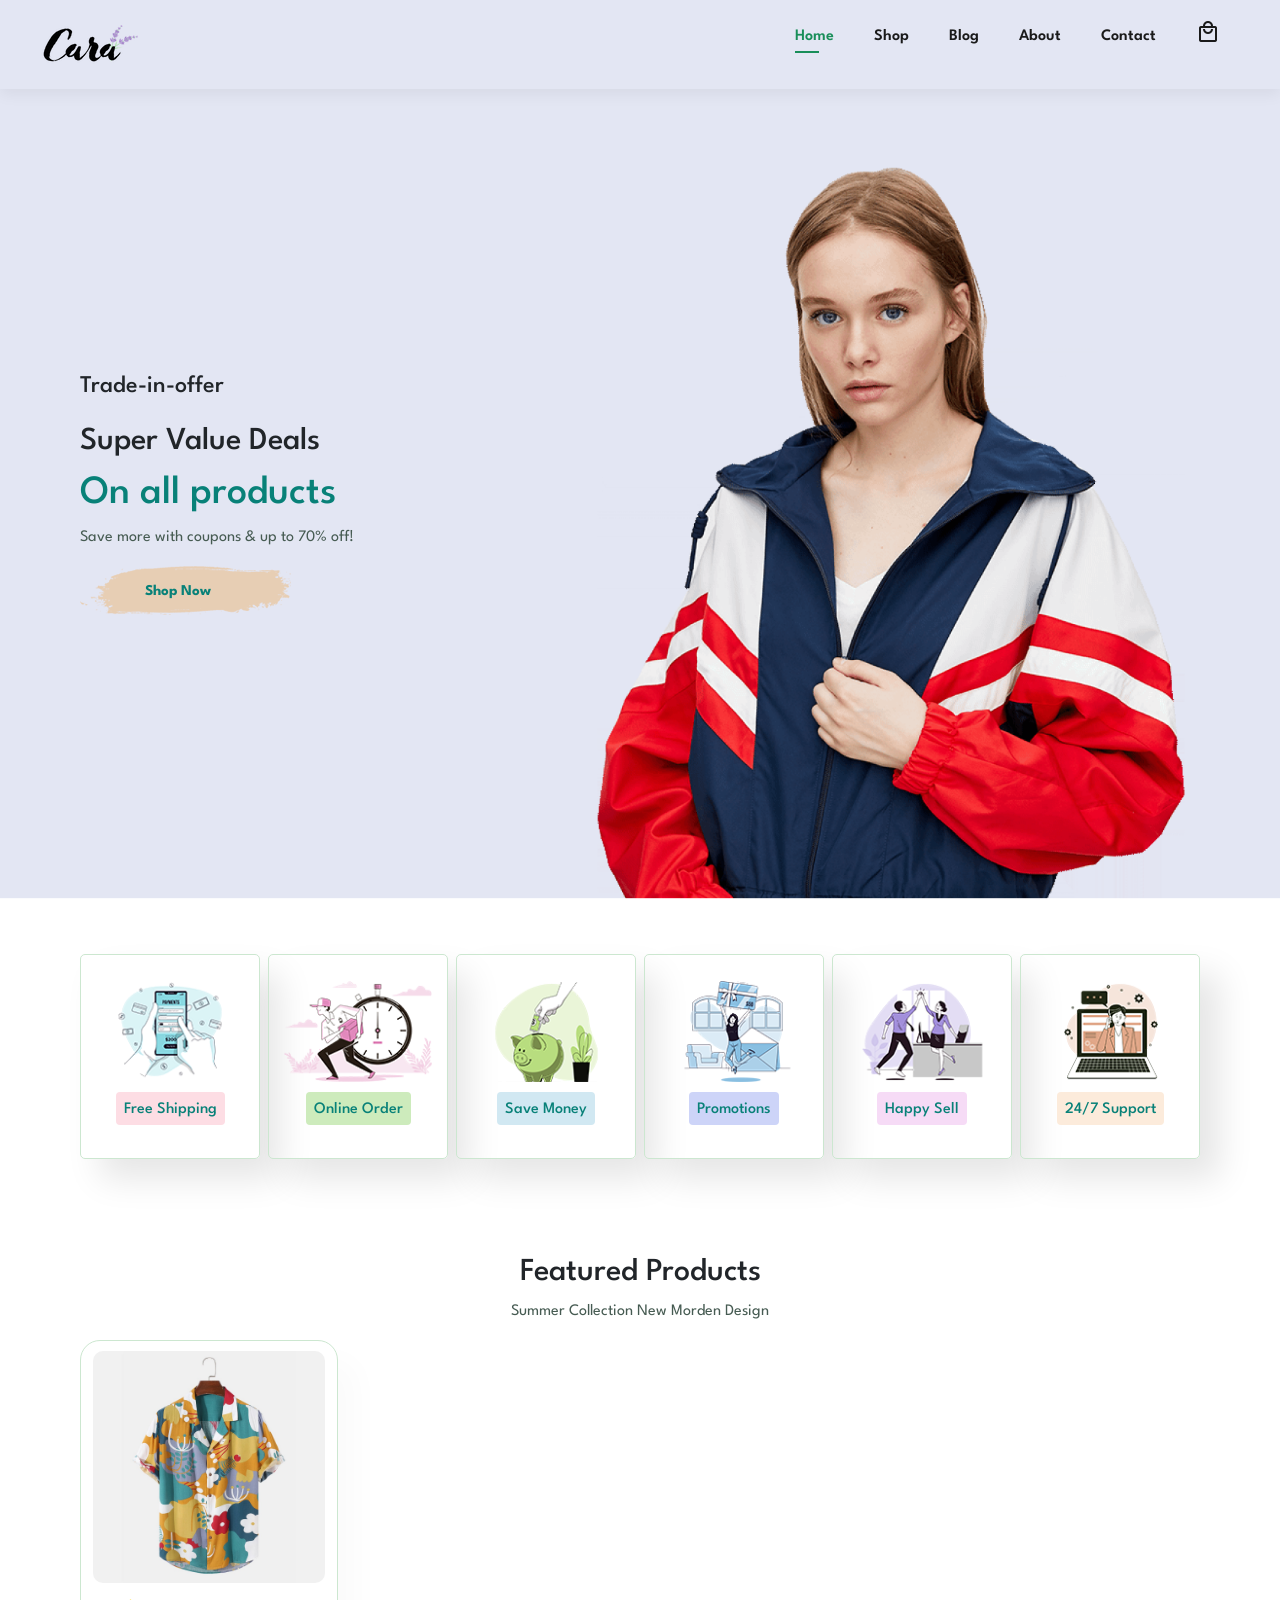
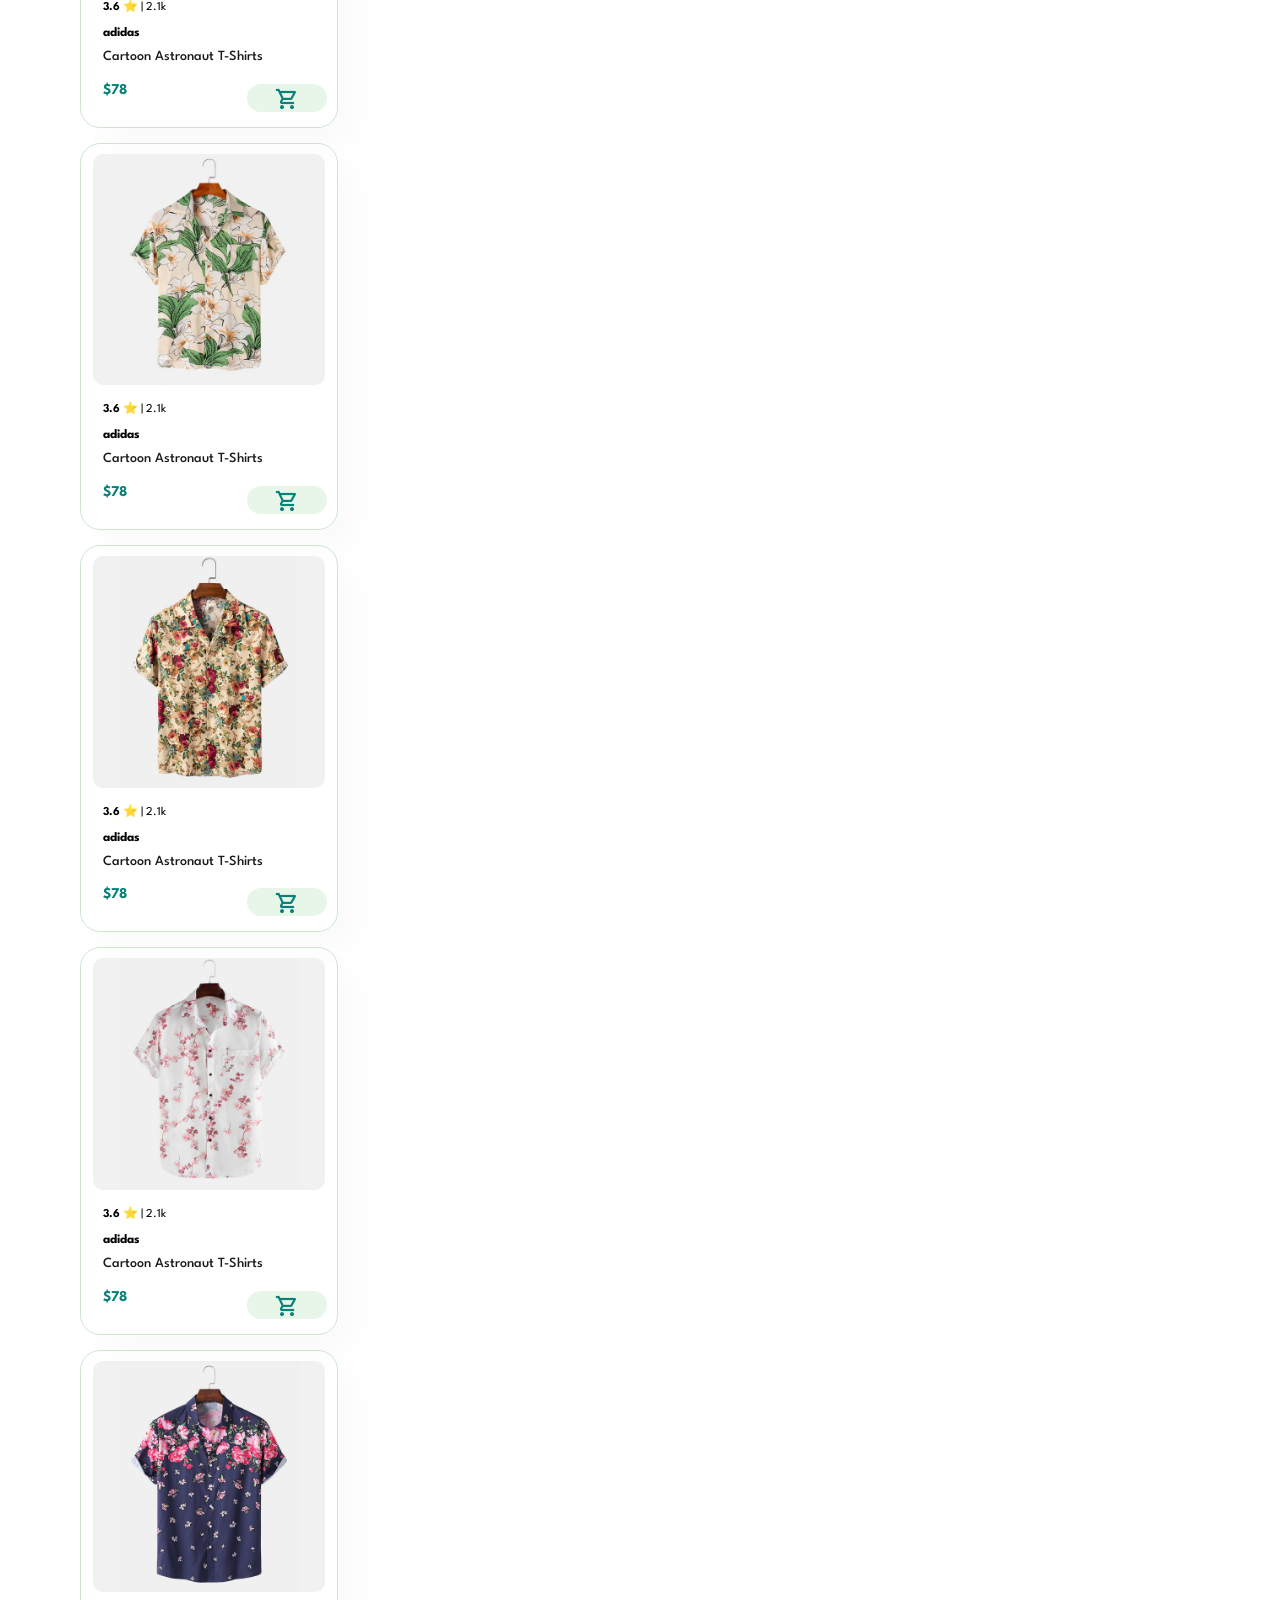
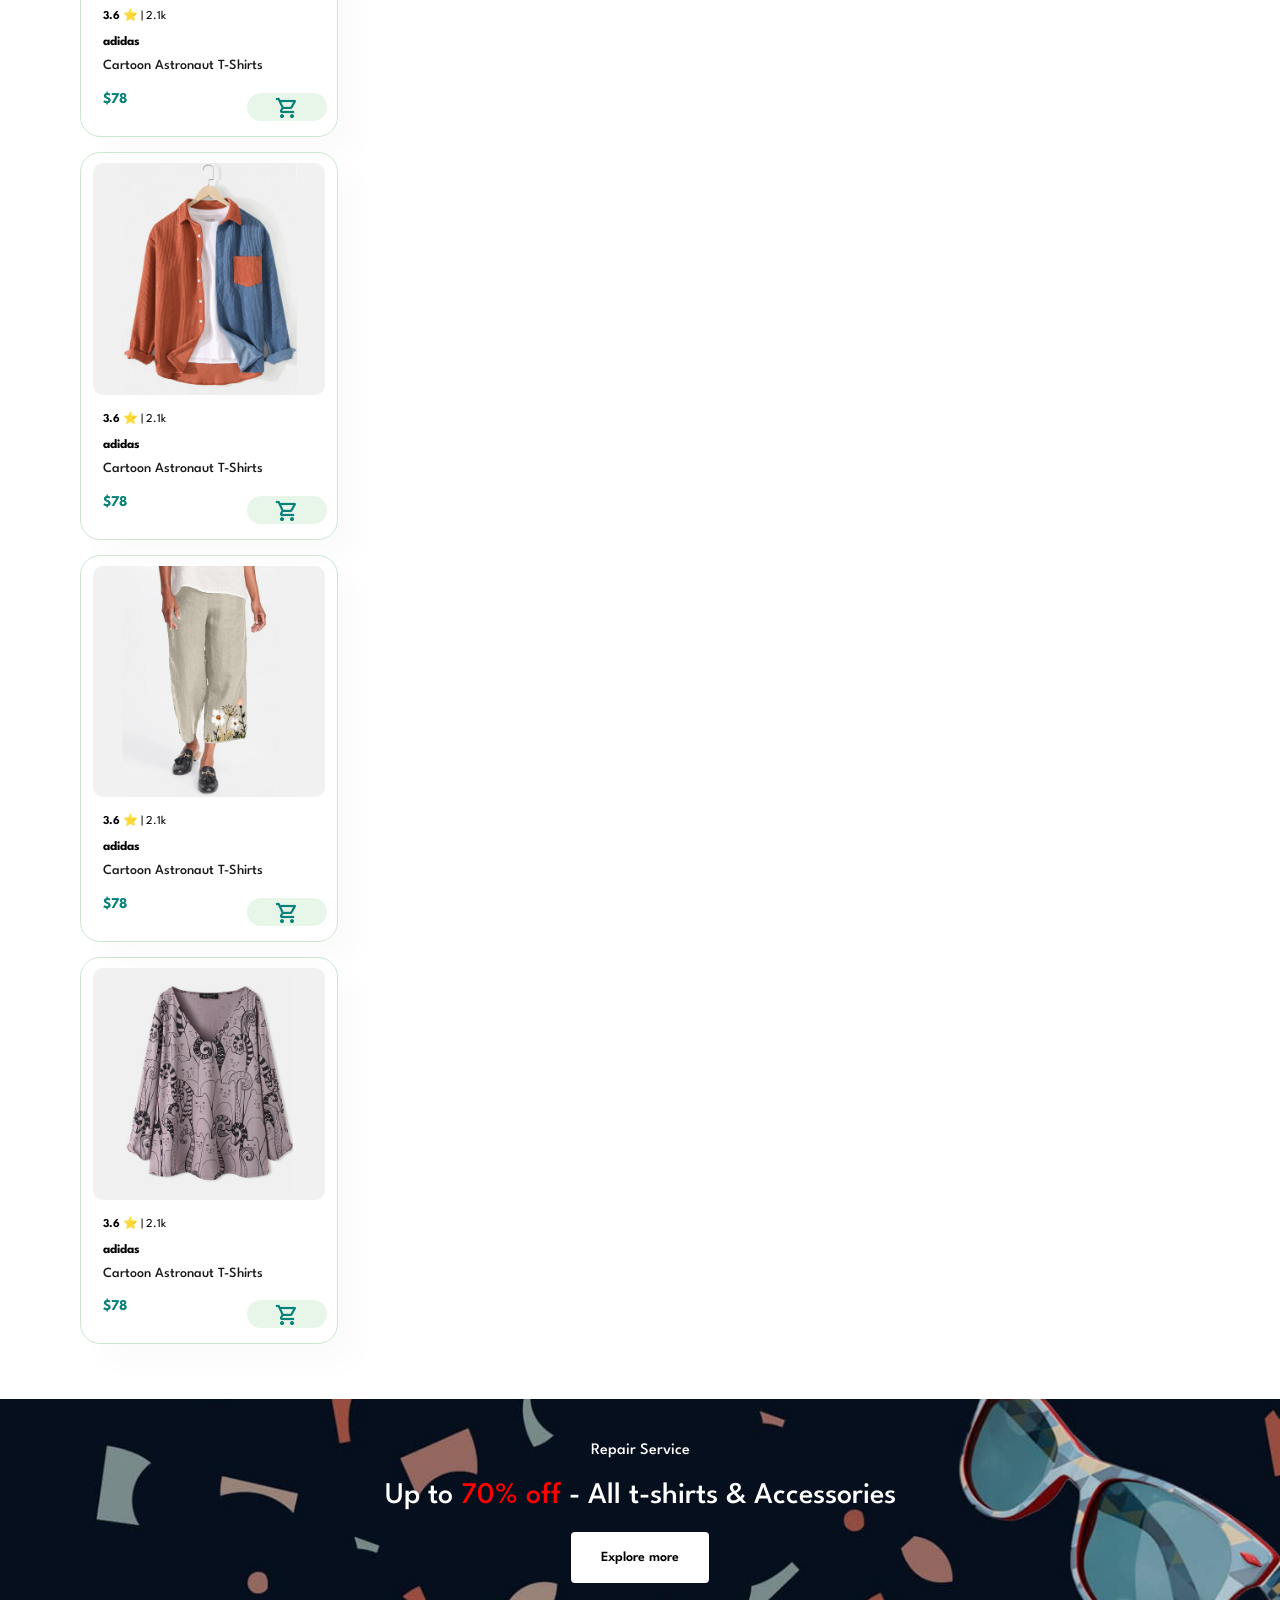
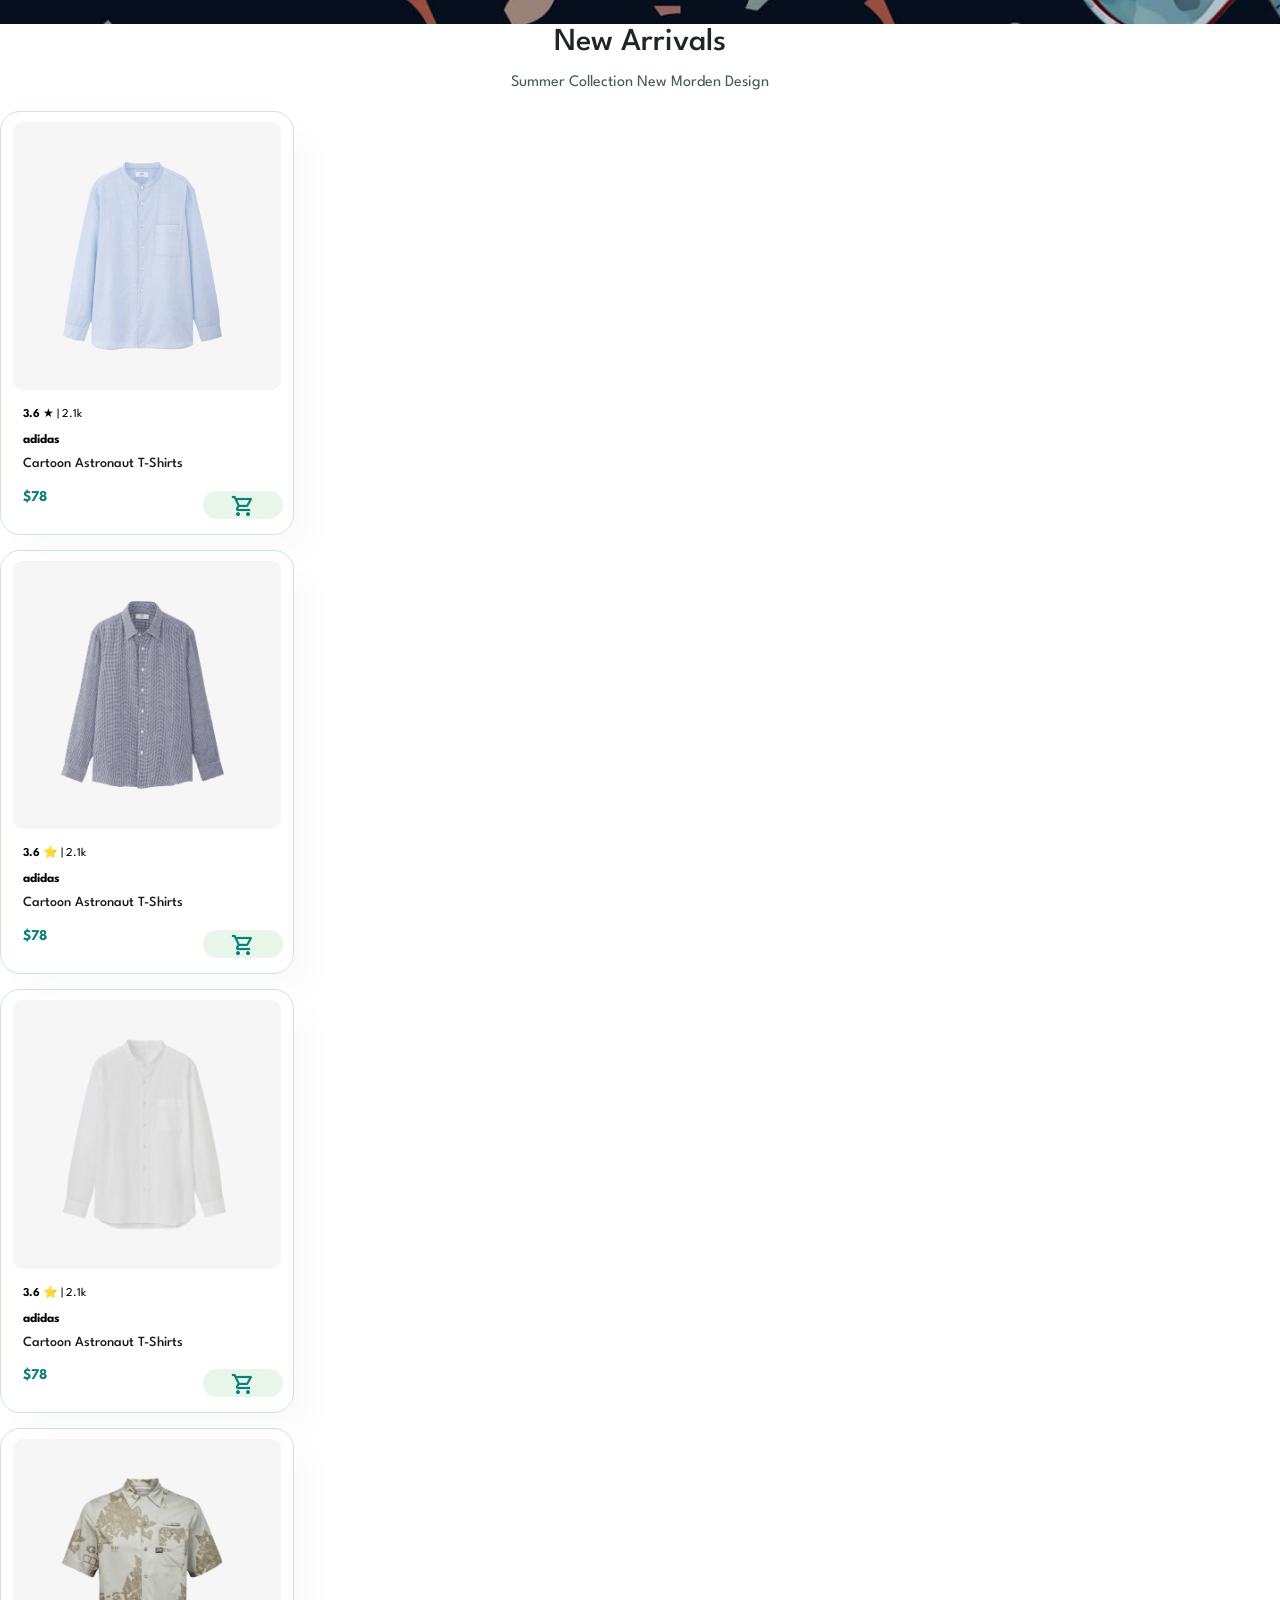
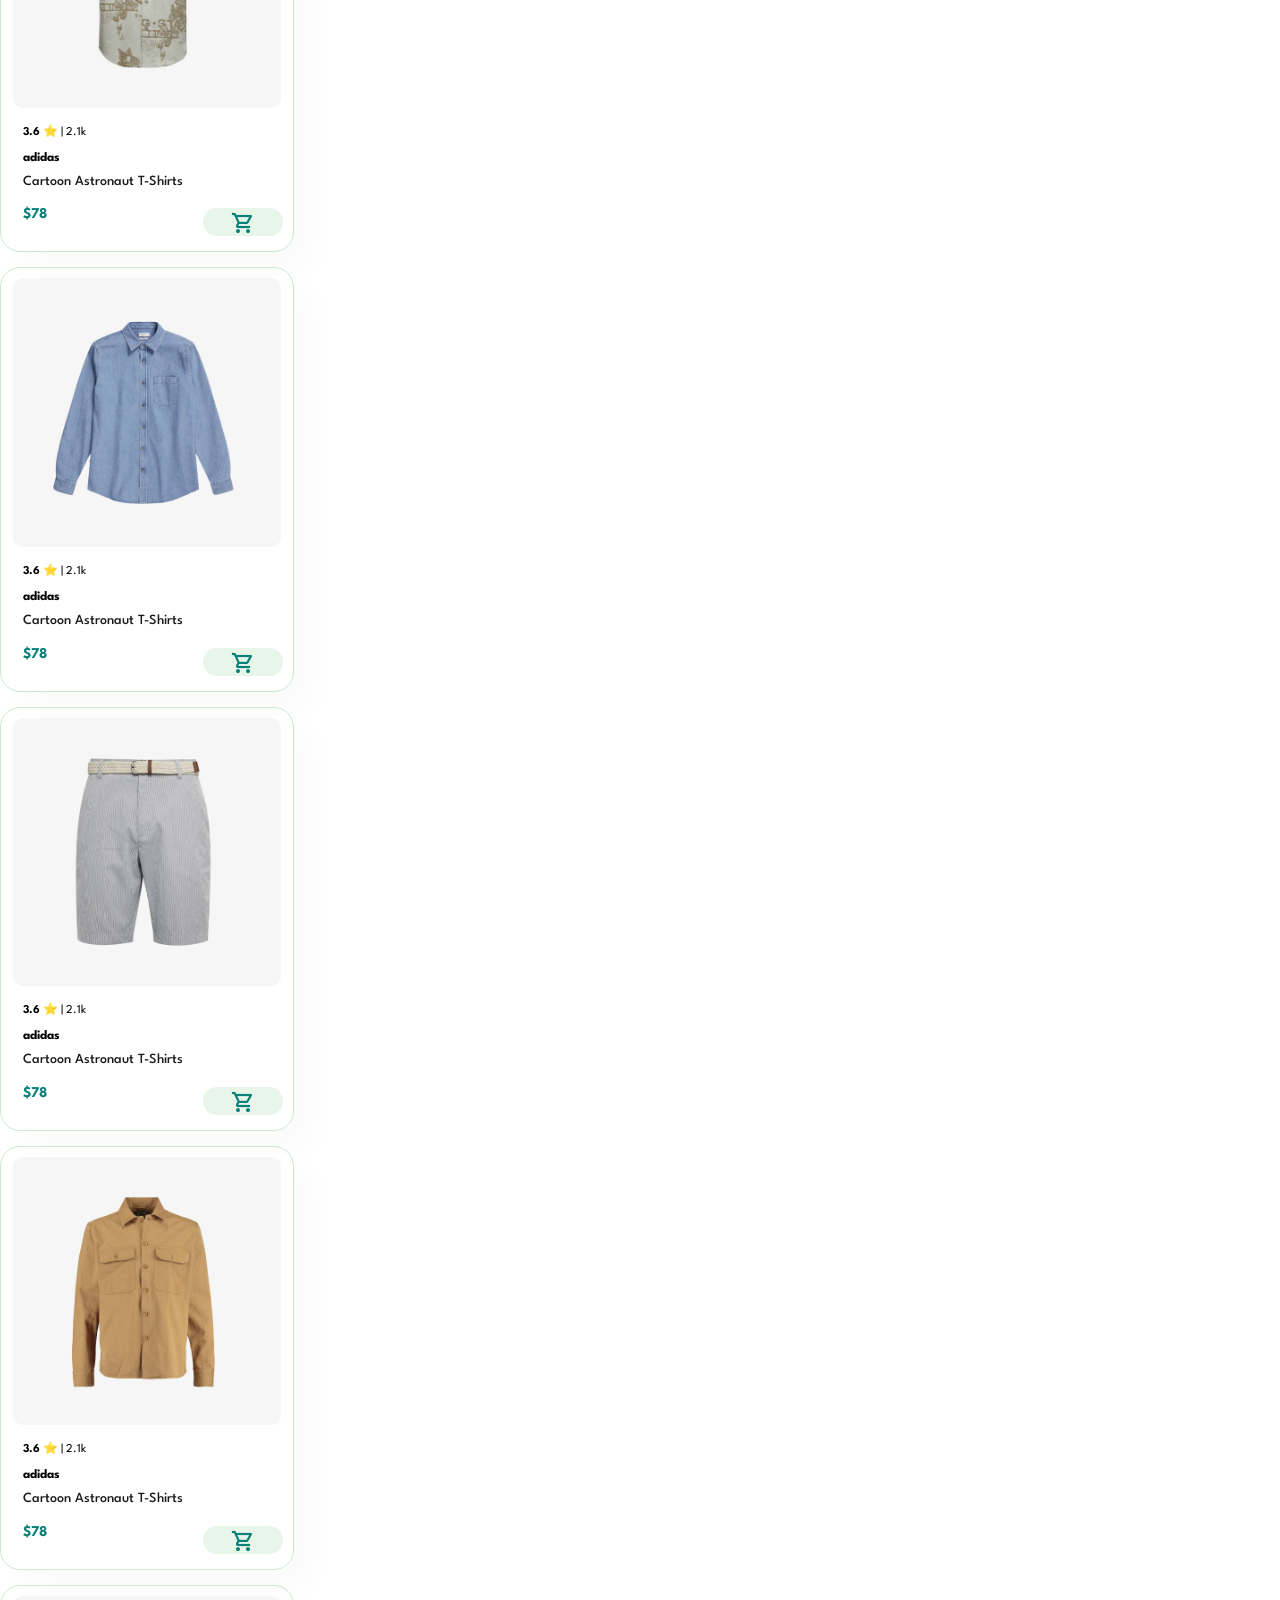
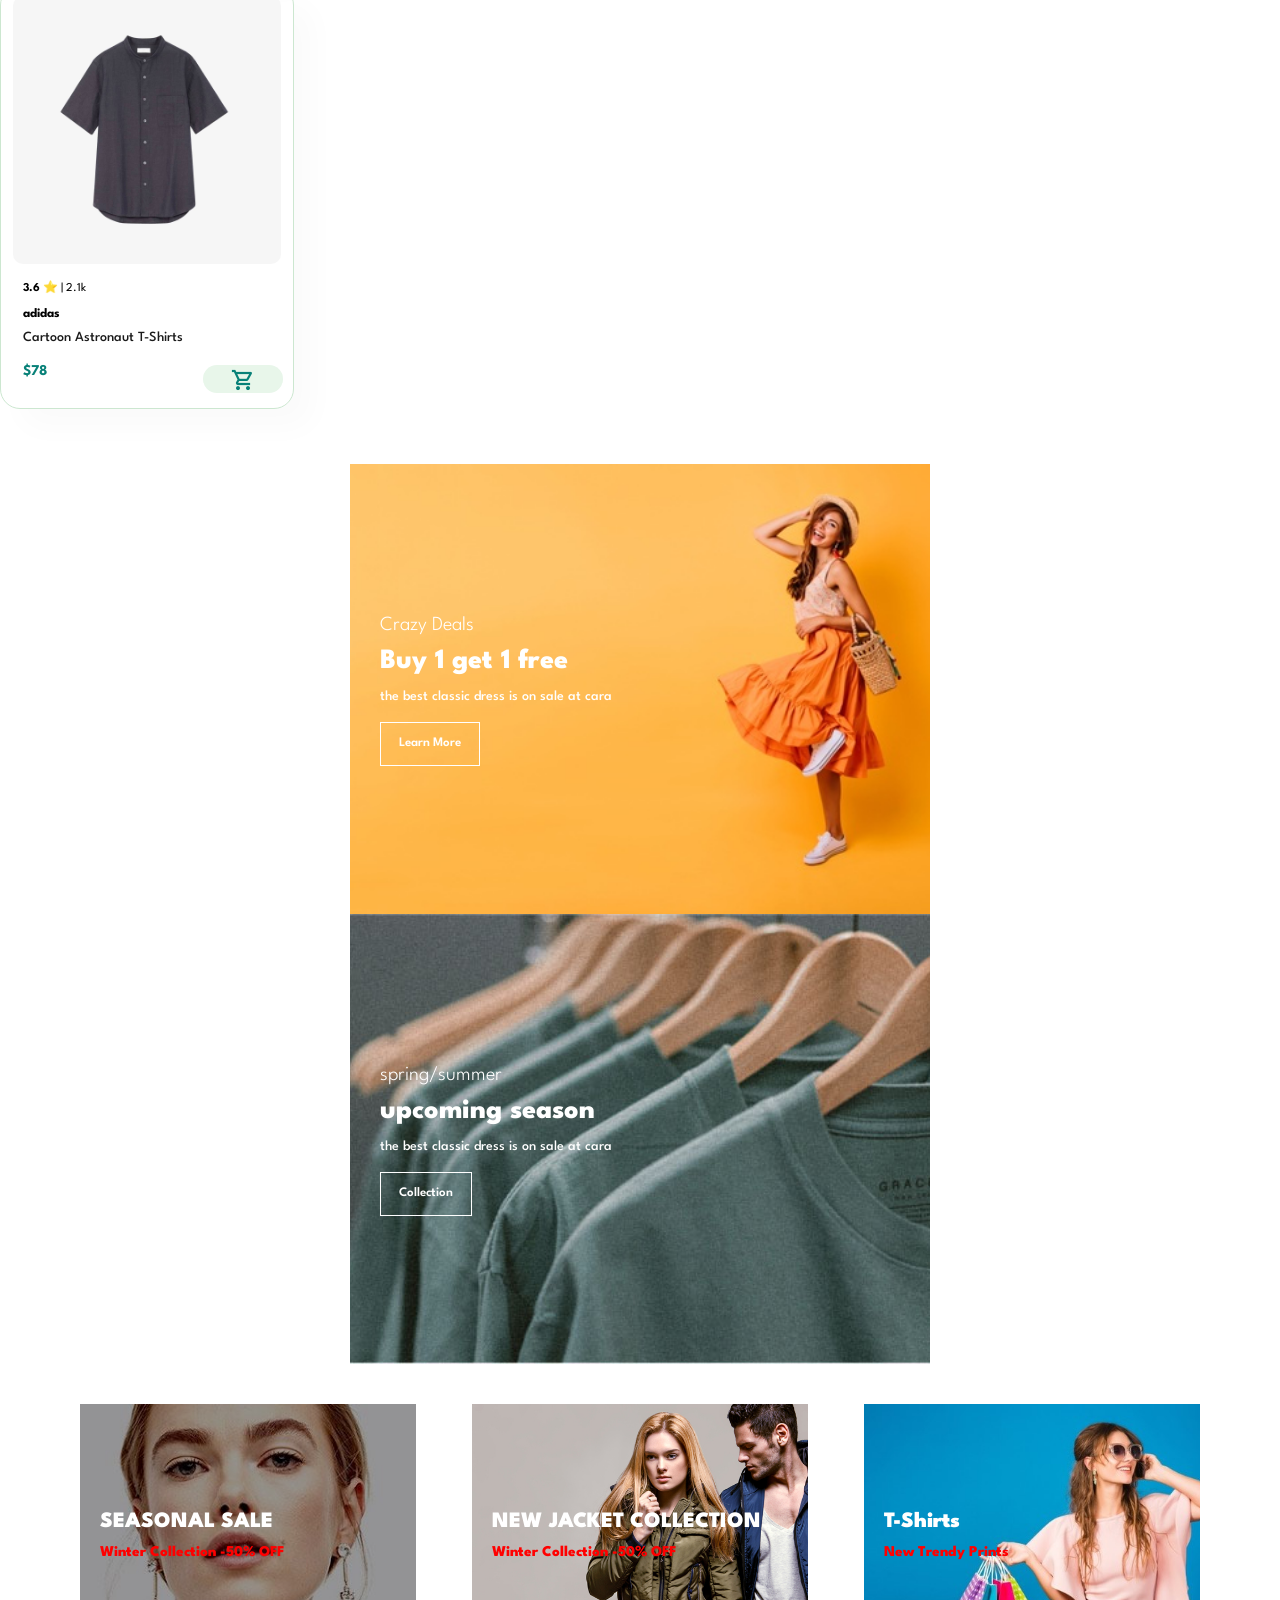
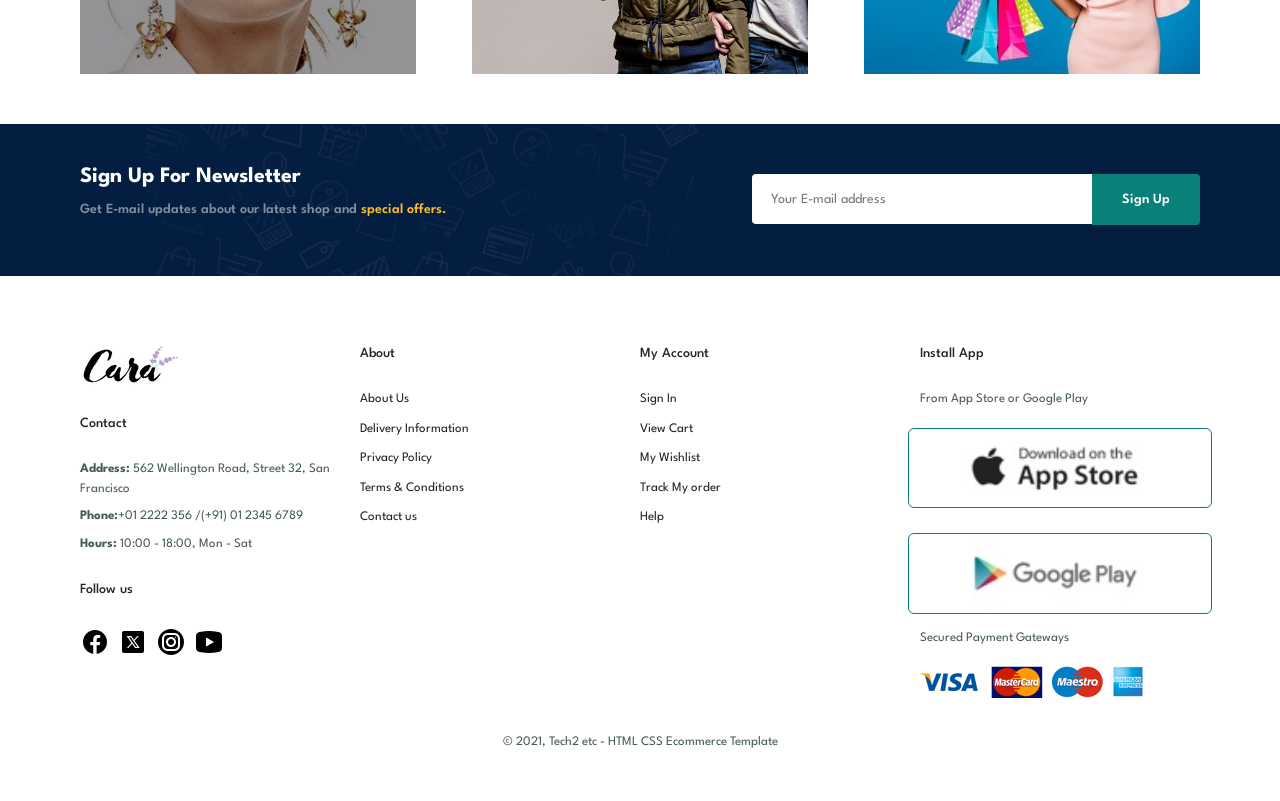
<file: ecom/index.html>
<!DOCTYPE html>
<html lang="en">

    <head>
        <meta charset="UTF-8">
        <meta name="viewport" content="width=device-width, initial-scale=1.0">
        <title>Shopping Online</title>
        <link rel="icon" href="img/fevicon.png">
        <link rel="stylesheet" href="style.css">
        <link rel="stylesheet" href="https://fonts.googleapis.com/css2?family=Material+Symbols+Outlined:opsz,wght,FILL,GRAD@20..48,100..700,0..1,-50..200"/>
        <link href="https://cdn.jsdelivr.net/npm/bootstrap@5.3.8/dist/css/bootstrap.min.css" rel="stylesheet">
    </head>

    <body>
        <section id="header">
            <a href="#"><img src="img/logo.png" class="logo" alt="cara_logo"></a>
            
            <div>
            <ul id="navBar">
                <li><a class="active" href="index.html">Home</a></li>
                <li><a href="shop.html">Shop</a></li>
                <li><a href="blog.html">Blog</a></li>
                <li><a href="about.html">About</a></li>
                <li><a href="contact.html">Contact</a></li>
                <li id="lg-bag"><a href="cart.html"><span class="material-symbols-outlined">local_mall</span></a></li>
                <a href="#" id="close"><span class="material-symbols-outlined">close</span></a>
            </ul>
        </div>
        <!-- Responsive Sidebar menu -->
        <div id="mobile">
            <a href="cart.html"><span class="material-symbols-outlined">local_mall</span></a>
            <span id="bar" class="material-symbols-outlined">dehaze</span>
        </div>
        </section>

        <section id="hero">
            <h4>Trade-in-offer</h4>
            <h2>Super Value Deals</h2>
            <h1>On all products</h1>
            <p>Save more with coupons & up to 70% off!</p>
            <button>Shop Now</button>
        </section>

        <section id="feature" class="section-p1">
            <div class="fe-box">
                <img src="img/features/f1.png" alt="free_shipping">
                <h6>Free Shipping</h6>
            </div>
            <div class="fe-box">
                <img src="img/features/f2.png" alt="free_shipping">
                <h6>Online Order</h6>
            </div>
            <div class="fe-box">
                <img src="img/features/f3.png" alt="free_shipping">
                <h6>Save Money</h6>
            </div>
            <div class="fe-box">
                <img src="img/features/f4.png" alt="free_shipping">
                <h6>Promotions</h6>
            </div>
            <div class="fe-box">
                <img src="img/features/f5.png" alt="free_shipping">
                <h6>Happy Sell</h6>
            </div>
            <div class="fe-box">
                <img src="img/features/f6.png" alt="free_shipping">
                <h6>24/7 Support</h6>
            </div>
        </section>
        
        <section id="product1" class="section-p1">
            <h2>Featured Products</h2>
            <p>Summer Collection New Morden Design</p>
            
            <div class="productContainer">
                
                <div class="pro">
                    <img src="img/products/f1.jpg" alt="">
                    <div class="des">
                        <div class="star">
                            <span class="starIcon"><b>3.6</b> ⭐ | 2.1k </span>
                        </div>
                        <span class="brandName">adidas</span>
                        <h5>Cartoon Astronaut T-Shirts</h5>
                        <h4>$78</h4>
                    </div>
                    <a href="#"><i class="cartIcon"><span class="material-symbols-outlined cartIcon">shopping_cart</span></i></a>
                </div>
                
                <div class="pro">
                    <img src="img/products/f2.jpg" alt="">
                    <div class="des">
                        <div class="star">
                            <span class="starIcon"><b>3.6</b> ⭐ | 2.1k </span>
                        </div>
                        <span class="brandName">adidas</span>
                        <h5>Cartoon Astronaut T-Shirts</h5>
                        <h4>$78</h4>
                    </div>
                    <a href="#"><i class="cartIcon"><span class="material-symbols-outlined cartIcon">shopping_cart</span></i></a>
                </div>

                <div class="pro">
                    <img src="img/products/f3.jpg" alt="">
                    <div class="des">
                        <div class="star">
                            <span class="starIcon"><b>3.6</b> ⭐ | 2.1k </span>
                        </div>
                        <span class="brandName">adidas</span>
                        <h5>Cartoon Astronaut T-Shirts</h5>
                        <h4>$78</h4>
                    </div>
                    <a href="#"><i class="cartIcon"><span class="material-symbols-outlined cartIcon">shopping_cart</span></i></a>
                </div>

                <div class="pro">
                    <img src="img/products/f4.jpg" alt="">
                    <div class="des">
                        <div class="star">
                            <span class="starIcon"><b>3.6</b> ⭐ | 2.1k </span>
                        </div>
                        <span class="brandName">adidas</span>
                        <h5>Cartoon Astronaut T-Shirts</h5>
                        <h4>$78</h4>
                    </div>
                    <a href="#"><i class="cartIcon"><span class="material-symbols-outlined cartIcon">shopping_cart</span></i></a>
                </div>

                <div class="pro">
                    <img src="img/products/f5.jpg" alt="">
                    <div class="des">
                        <div class="star">
                            <span class="starIcon"><b>3.6</b> ⭐ | 2.1k </span>
                        </div>
                        <span class="brandName">adidas</span>
                        <h5>Cartoon Astronaut T-Shirts</h5>
                        <h4>$78</h4>
                    </div>
                    <a href="#"><i class="cartIcon"><span class="material-symbols-outlined cartIcon">shopping_cart</span></i></a>
                </div>

                <div class="pro">
                    <img src="img/products/f6.jpg" alt="">
                    <div class="des">
                        <div class="star">
                            <span class="starIcon"><b>3.6</b> ⭐ | 2.1k </span>
                        </div>
                        <span class="brandName">adidas</span>
                        <h5>Cartoon Astronaut T-Shirts</h5>
                        <h4>$78</h4>
                    </div>
                    <a href="#"><i class="cartIcon"><span class="material-symbols-outlined cartIcon">shopping_cart</span></i></a>
                </div>

                <div class="pro">
                    <img src="img/products/f7.jpg" alt="">
                    <div class="des">
                        <div class="star">
                            <span class="starIcon"><b>3.6</b> ⭐ | 2.1k </span>
                        </div>
                        <span class="brandName">adidas</span>
                        <h5>Cartoon Astronaut T-Shirts</h5>
                        <h4>$78</h4>
                    </div>
                    <a href="#"><i class="cartIcon"><span class="material-symbols-outlined cartIcon">shopping_cart</span></i></a>
                </div>

                <div class="pro">
                    <img src="img/products/f8.jpg" alt="">
                    <div class="des">
                        <div class="star">
                            <span class="starIcon"><b>3.6</b> ⭐ | 2.1k </span>
                        </div>
                        <span class="brandName">adidas</span>
                        <h5>Cartoon Astronaut T-Shirts</h5>
                        <h4>$78</h4>
                    </div>
                    <a href="#"><i class="cartIcon"><span class="material-symbols-outlined cartIcon">shopping_cart</span></i></a>
                </div>

            </div>
        
        </section>

        <section id="banner">
            <h4>Repair Service</h4>
            <h2>Up to <span>70% off</span> - All t-shirts & Accessories</h2>
            <button class="normal">Explore more</button>
        </section>

        <section id="product1" class="product1Container">
            <h2>New Arrivals</h2>
            <p>Summer Collection New Morden Design</p>
            
            <div class="productContainer">
                
                <div class="pro">
                    <img src="img/products/n1.jpg" alt="">
                    <div class="des">
                        <div class="star">
                            <span class="starIcon"><b>3.6</b> ★ | 2.1k </span>
                        </div>
                        <span class="brandName">adidas</span>
                        <h5>Cartoon Astronaut T-Shirts</h5>
                        <h4>$78</h4>
                    </div>
                    <a href="#"><i class="cartIcon"><span class="material-symbols-outlined cartIcon">shopping_cart</span></i></a>
                </div>
                
                <div class="pro">
                    <img src="img/products/n2.jpg" alt="">
                    <div class="des">
                        <div class="star">
                            <span class="starIcon"><b>3.6</b> ⭐ | 2.1k </span>
                        </div>
                        <span class="brandName">adidas</span>
                        <h5>Cartoon Astronaut T-Shirts</h5>
                        <h4>$78</h4>
                    </div>
                    <a href="#"><i class="cartIcon"><span class="material-symbols-outlined cartIcon">shopping_cart</span></i></a>
                </div>

                <div class="pro">
                    <img src="img/products/n3.jpg" alt="">
                    <div class="des">
                        <div class="star">
                            <span class="starIcon"><b>3.6</b> ⭐ | 2.1k </span>
                        </div>
                        <span class="brandName">adidas</span>
                        <h5>Cartoon Astronaut T-Shirts</h5>
                        <h4>$78</h4>
                    </div>
                    <a href="#"><i class="cartIcon"><span class="material-symbols-outlined cartIcon">shopping_cart</span></i></a>
                </div>

                <div class="pro">
                    <img src="img/products/n4.jpg" alt="">
                    <div class="des">
                        <div class="star">
                            <span class="starIcon"><b>3.6</b> ⭐ | 2.1k </span>
                        </div>
                        <span class="brandName">adidas</span>
                        <h5>Cartoon Astronaut T-Shirts</h5>
                        <h4>$78</h4>
                    </div>
                    <a href="#"><i class="cartIcon"><span class="material-symbols-outlined cartIcon">shopping_cart</span></i></a>
                </div>

                <div class="pro">
                    <img src="img/products/n5.jpg" alt="">
                    <div class="des">
                        <div class="star">
                            <span class="starIcon"><b>3.6</b> ⭐ | 2.1k </span>
                        </div>
                        <span class="brandName">adidas</span>
                        <h5>Cartoon Astronaut T-Shirts</h5>
                        <h4>$78</h4>
                    </div>
                    <a href="#"><i class="cartIcon"><span class="material-symbols-outlined cartIcon">shopping_cart</span></i></a>
                </div>

                <div class="pro">
                    <img src="img/products/n6.jpg" alt="">
                    <div class="des">
                        <div class="star">
                            <span class="starIcon"><b>3.6</b> ⭐ | 2.1k </span>
                        </div>
                        <span class="brandName">adidas</span>
                        <h5>Cartoon Astronaut T-Shirts</h5>
                        <h4>$78</h4>
                    </div>
                    <a href="#"><i class="cartIcon"><span class="material-symbols-outlined cartIcon">shopping_cart</span></i></a>
                </div>

                <div class="pro">
                    <img src="img/products/n7.jpg" alt="">
                    <div class="des">
                        <div class="star">
                            <span class="starIcon"><b>3.6</b> ⭐ | 2.1k </span>
                        </div>
                        <span class="brandName">adidas</span>
                        <h5>Cartoon Astronaut T-Shirts</h5>
                        <h4>$78</h4>
                    </div>
                    <a href="#"><i class="cartIcon"><span class="material-symbols-outlined cartIcon">shopping_cart</span></i></a>
                </div>

                <div class="pro">
                    <img src="img/products/n8.jpg" alt="">
                    <div class="des">
                        <div class="star">
                            <span class="starIcon"><b>3.6</b> ⭐ | 2.1k </span>
                        </div>
                        <span class="brandName">adidas</span>
                        <h5>Cartoon Astronaut T-Shirts</h5>
                        <h4>$78</h4>
                    </div>
                    <a href="#"><i class="cartIcon"><span class="material-symbols-outlined cartIcon">shopping_cart</span></i></a>
                </div>

            </div>
        
        </section>

        <section id="sm-banner" class="section-p1">
            <div class="banner-box">
                <h4>Crazy Deals</h4>
                <h2>Buy 1 get 1 free</h2>
                <span>the best classic dress is on sale at cara</span>
                <button class="white">Learn More</button>
            </div>
            <div class="banner-box banner-box2">
                <h4>spring/summer</h4>
                <h2>upcoming season</h2>
                <span>the best classic dress is on sale at cara</span>
                <button class="white">Collection</button>
            </div>
        </section>


        <section id="banner3">
            <div class="banner-box">

                <h2>SEASONAL SALE</h2>
                <h3>Winter Collection -50% OFF</h3>
                
            </div>

            <div class="banner-box banner-box2">

                <h2>NEW JACKET COLLECTION</h2>
                <h3>Winter Collection -50% OFF</h3>
                
            </div>

            <div class="banner-box banner-box3">

                <h2>T-Shirts</h2>
                <h3>New Trendy Prints</h3>
                
            </div>

        </section>

        <section id="newsletter" class="section-m1">
            <div class="newstext">
                <h4>Sign Up For Newsletter</h4>
                <p>Get E-mail updates about our latest shop and <span>special offers.</span></p>
            </div>
            <div class="form">
                <input type="text" placeholder="Your E-mail address">
                <button class="normal">Sign Up</button>
            </div>
        </section>


        <footer class="section-p1">
            <div class="col">
                <img class="logo" src="img/logo.png" alt="">
                <h4>Contact</h4>
                <p><strong>Address:</strong> 562 Wellington Road, Street 32, San Francisco</p>
                <p><strong>Phone:</strong>+01 2222 356 /(+91) 01 2345 6789</p>
                <p><strong>Hours:</strong> 10:00 - 18:00, Mon - Sat</p>
                <div class="follow">
                    <h4>Follow us</h4>
                    <div class="icon">
                        <i><img src="img/fb.png"></i>
                        <i><img src="img/x.png"></i>
                        <i><img src="img/instagram.png"></i>
                        <i><img src="img/youtube.png"></i>
                    </div>
                </div>
            </div>

            <div class="col">
                <h4>About</h4>
                <a href="#">About Us</a>
                <a href="#">Delivery Information</a>
                <a href="#">Privacy Policy</a>
                <a href="#">Terms & Conditions</a>
                <a href="#">Contact us</a>
            </div>

            <div class="col">
                <h4>My Account</h4>
                <a href="#">Sign In</a>
                <a href="#">View Cart</a>
                <a href="#">My Wishlist</a>
                <a href="#">Track My order</a>
                <a href="#">Help</a>
            </div>

            <div class="col install">
                <h4>Install App</h4>
                <p>From App Store or Google Play</p>
                <div class="row">
                    <img src="img/pay/app.jpg" alt="">
                    <img src="img/pay/play.jpg" alt="">
                </div>
                <p>Secured Payment Gateways</p>
                <img src="img/pay/pay.png" alt="">
            </div>

            <div class="copyright">
                <p>© 2021, Tech2 etc - HTML CSS Ecommerce Template</p>
            </div>

        </footer>


        <script src="https://cdn.jsdelivr.net/npm/bootstrap@5.3.8/dist/js/bootstrap.bundle.min.js"></script>
        <script src="script.js" ></script>

    </body>
</html>
</file>
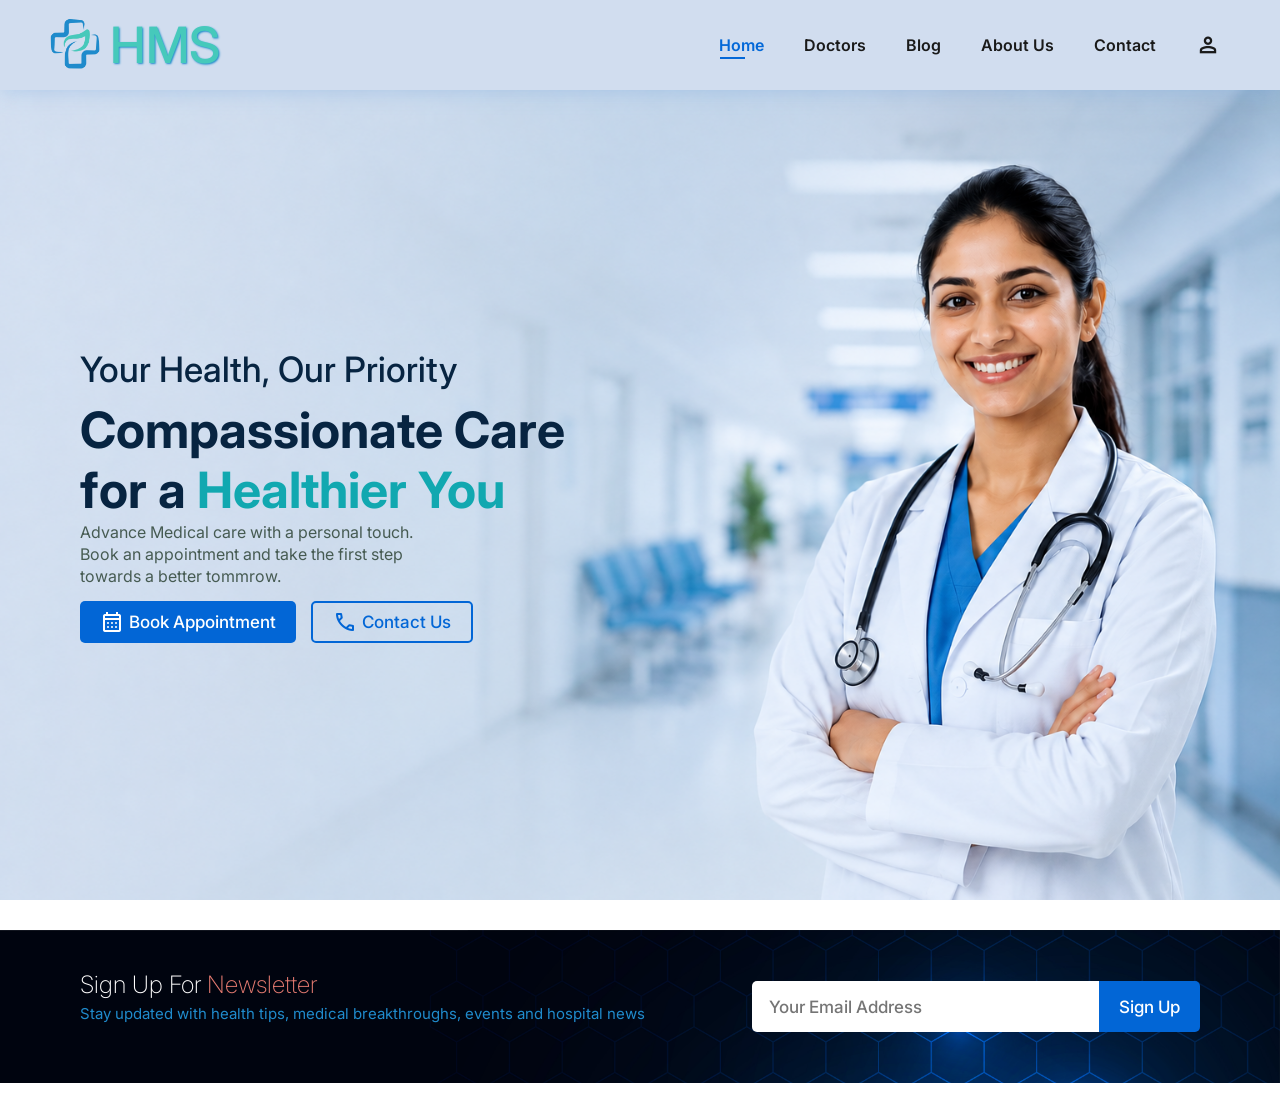
<file: hsm/index.html>
<!DOCTYPE html>
<html lang="en">
    <head>
        <meta charset="UTF-8">
        <meta name="viewport" content="width=device-width, initial-scale=1.0">
        <title>HMS</title>
        <link rel="icon" href="assets/logo.svg">
        <link rel="stylesheet" href="https://fonts.googleapis.com/css2?family=Material+Symbols+Outlined:opsz,wght,FILL,GRAD@20..48,100..700,0..1,-50..200" />
        <link rel="stylesheet" href="style.css">
    </head>
    <body>

        <!-- Header Section -->
        <header>
            <div>
                <a href="#"><img src="assets/logo.png" alt=""></a>
                <span class="hospital">HMS</span>
            </div>
            
            <div id="headerLinks">
                <a class="active" href="#">Home</a>
                <a href="doctor.html">Doctors</a>
                <a href="blog.html">Blog</a>
                <a href="about.html">About Us</a>
                <a href="contact.html">Contact</a>
                <a href="profile.html" ><span></span><span class="material-symbols-outlined">person</span></a>
            </div>
        </header>


        <!-- Banner Section -->
        <section id="banner">
            <h3>Your Health, Our Priority</h3>
            <h1>Compassionate Care</h1>
            <h1>for a <span>Healthier You</span></h1>
            <p>Advance Medical care with a personal touch.</p>
            <p>Book an appointment and take the first step</p>
            <p>towards a better tommrow.</p>
            
            <div id="bannerButton">
                <button class="book"><span class="material-symbols-outlined">calendar_month</span>Book Appointment</button>
                <button class="contact"><span class="material-symbols-outlined">call</span>Contact Us</button>
            </div>
        </section>


        <!-- News Letter Section -->
         <section id="newsletter">
            <div class="newletterText">
            <h2>Sign Up For <span>Newsletter</span></h2>
            <p>Stay updated with health tips, medical breakthroughs, events and hospital news</p>
            </div>
            <div class="newsletterForm">
                <input type="text" placeholder="Your Email Address">
                <button>Sign Up</button>
            </div>
         </section>

    </body>
</html>
</file>
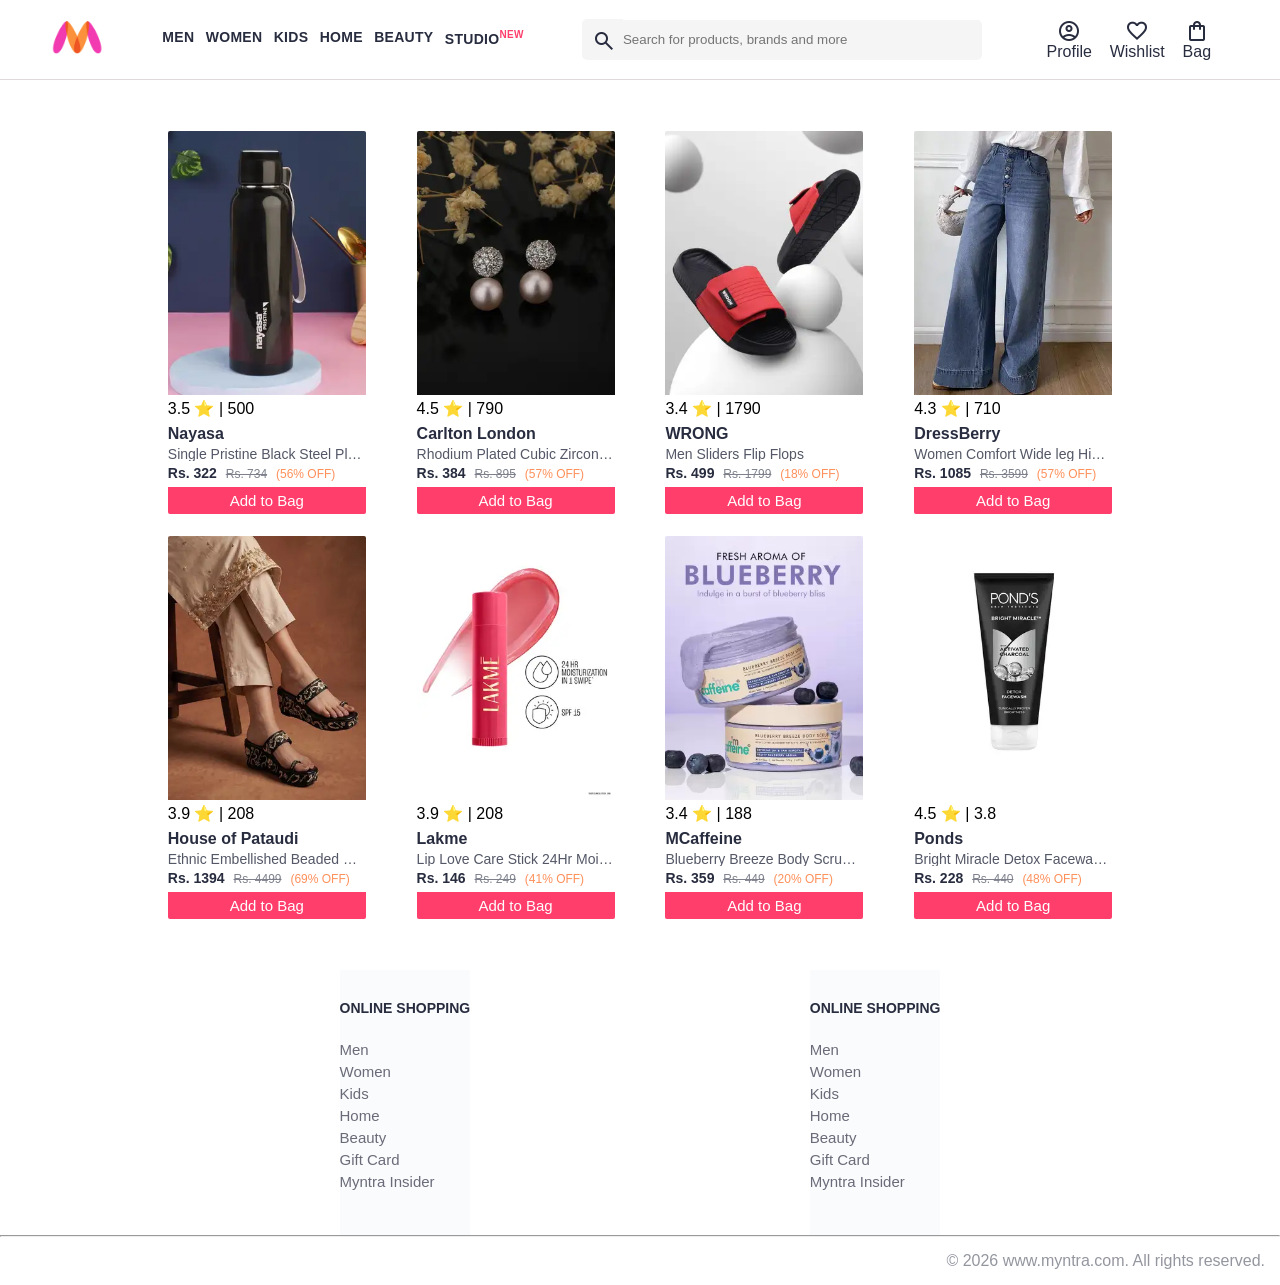
<file: Myntra Clone/index.html>
<!DOCTYPE html>
<html>
    <head>
        <meta charset="UTF-8">
        <meta name="viewport" content="width=device-width, initial-scale=1.0">
        <title>Myntra</title>
        <link rel="stylesheet" href="css/index.css">
        <link rel="icon" href="media/myntraIcon.webp">
        <link rel="stylesheet" href="https://fonts.googleapis.com/css2?family=Material+Symbols+Outlined" />        
    </head>
    <body>
        <header>
            <div class="logoContainer">
                <a href="#"> <img class="myntraHome" src="media/myntraIcon.webp" alt="Myntra Home"></a>
            </div>

            <!-- nav Bar  -->
            <div class="navBar">
                <a href="#">Men</a>
                <a href="#">Women</a>
                <a href="#">Kids</a>
                <a href="#">Home</a>
                <a href="#">Beauty</a>
                <a href="#">Studio<sup>new</sup></a>
            </div>
            
            <!-- Search Bar -->
            <div class="searchBar">
                <span class="material-symbols-outlined searchIcon">search</span>
                <input class="searchInput" placeholder="Search for products, brands and more">
            </div>

            <!-- action Bar-->
            <div class="actionBar">
                <div class="actionContainer">
                    <span class="material-symbols-outlined actionIcon">account_circle</span>
                    <span class="actionName">Profile</span>
                </div>

                <div class="actionContainer">
                    <span class="material-symbols-outlined actionIcon">favorite</span>
                    <span class="actionName">Wishlist</span>
                </div>

                <a class="actionContainer" href="/Myntra Clone/page/bag.html">
            <span class="material-symbols-outlined actionIcon">shopping_bag</span>
            <span class="actionName">Bag</span>
            <span class="bagItemCount">0</span>    
            </a>
            </div>
        
        </header>

        <!-- Main  -->

        <main>

           <div class="itemsContainer">
            
           </div>
        </main>
       
       
        <!-- footer  -->
        <footer>
            <div class="footerContent">
                <div class="footerContainer"><div class="footerColumn">
                <h3>ONLINE SHOPPING</h3>

                <a href="#">Men</a>
                <a href="#">Women</a>
                <a href="#">Kids</a>
                <a href="#">Home</a>
                <a href="#">Beauty</a>
                <a href="#">Gift Card</a>
                <a href="#">Myntra Insider</a>


            </div>
        
        </div>
            


        <div class="footerContainer"><div class="footerColumn">
                <h3>ONLINE SHOPPING</h3>

                <a href="#">Men</a>
                <a href="#">Women</a>
                <a href="#">Kids</a>
                <a href="#">Home</a>
                <a href="#">Beauty</a>
                <a href="#">Gift Card</a>
                <a href="#">Myntra Insider</a>


            </div>
            </div>
        
        </div>

        <hr>

        <div class="copyright">
            © 2026 www.myntra.com. All rights reserved.
        </div>
        </footer>
        <script src="data/items.js"></script>
        <script src="script/index.js"></script>
    </body>
</html>
</file>
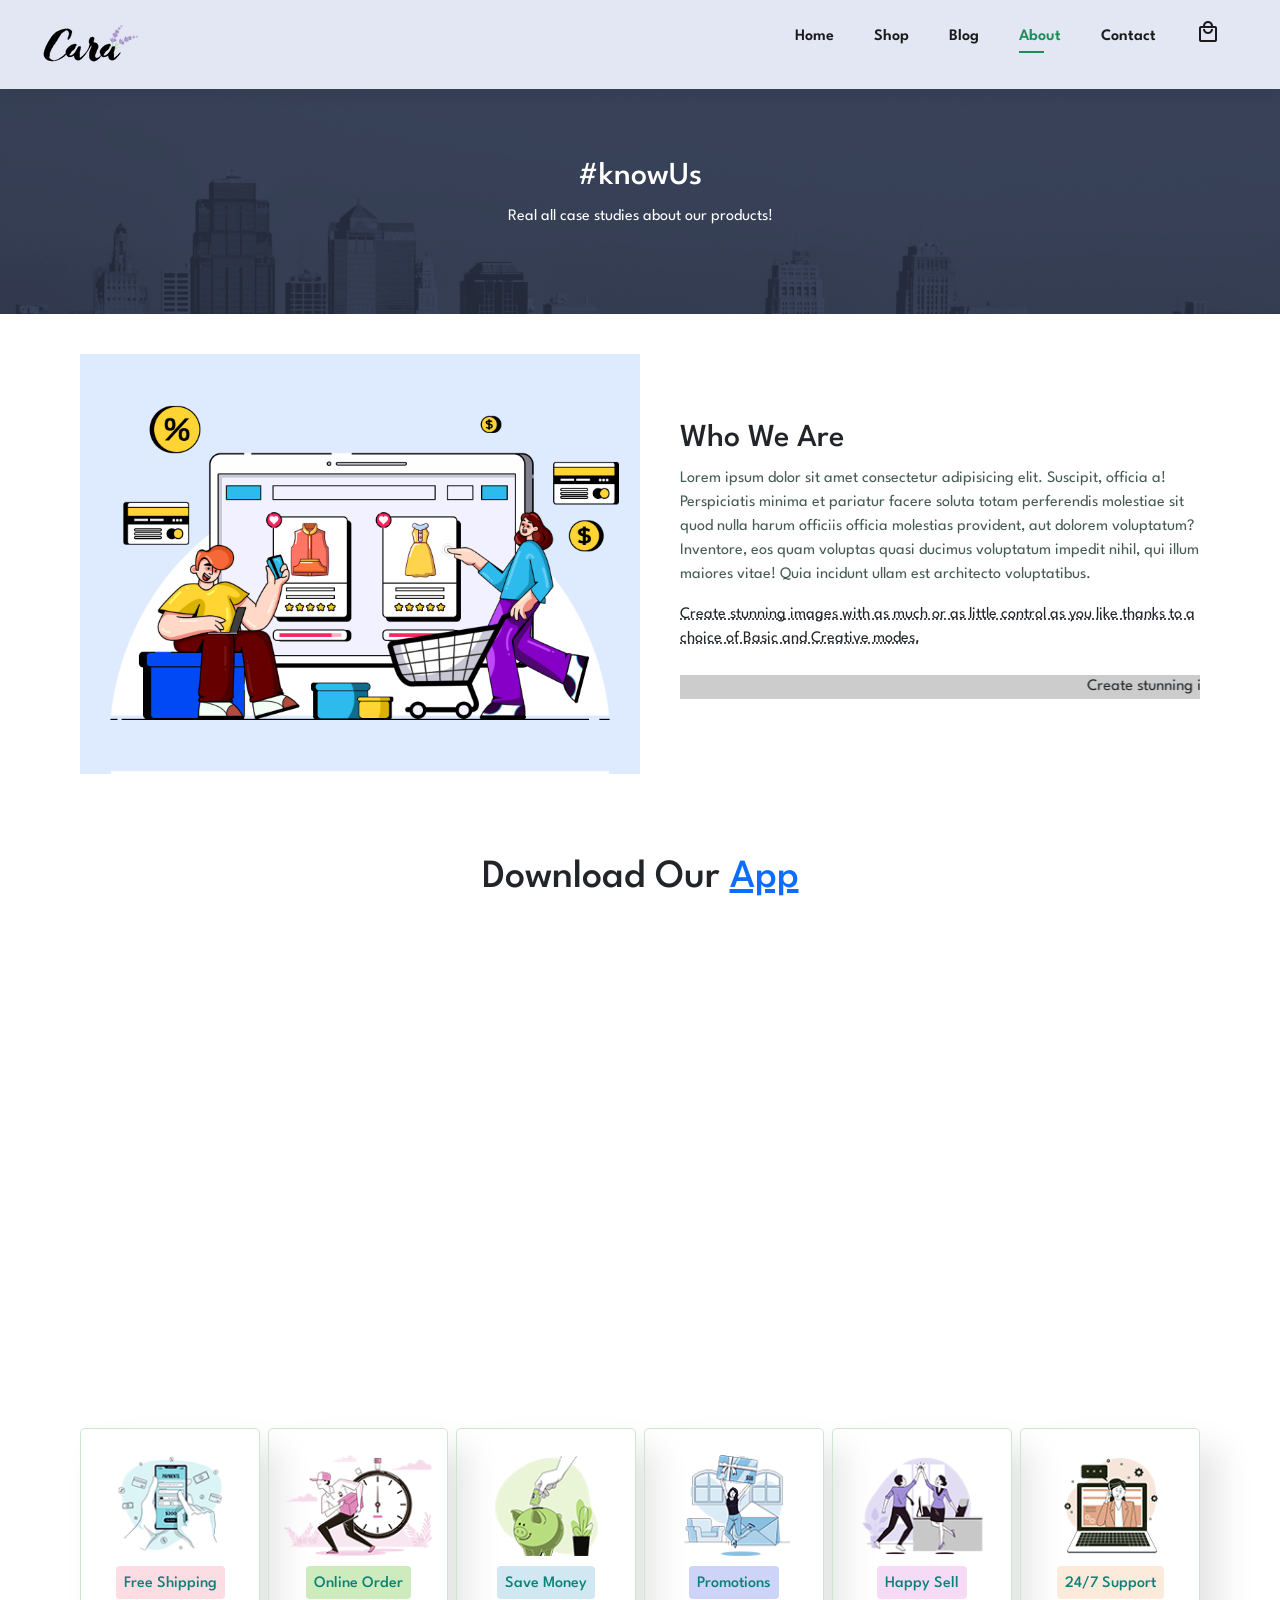
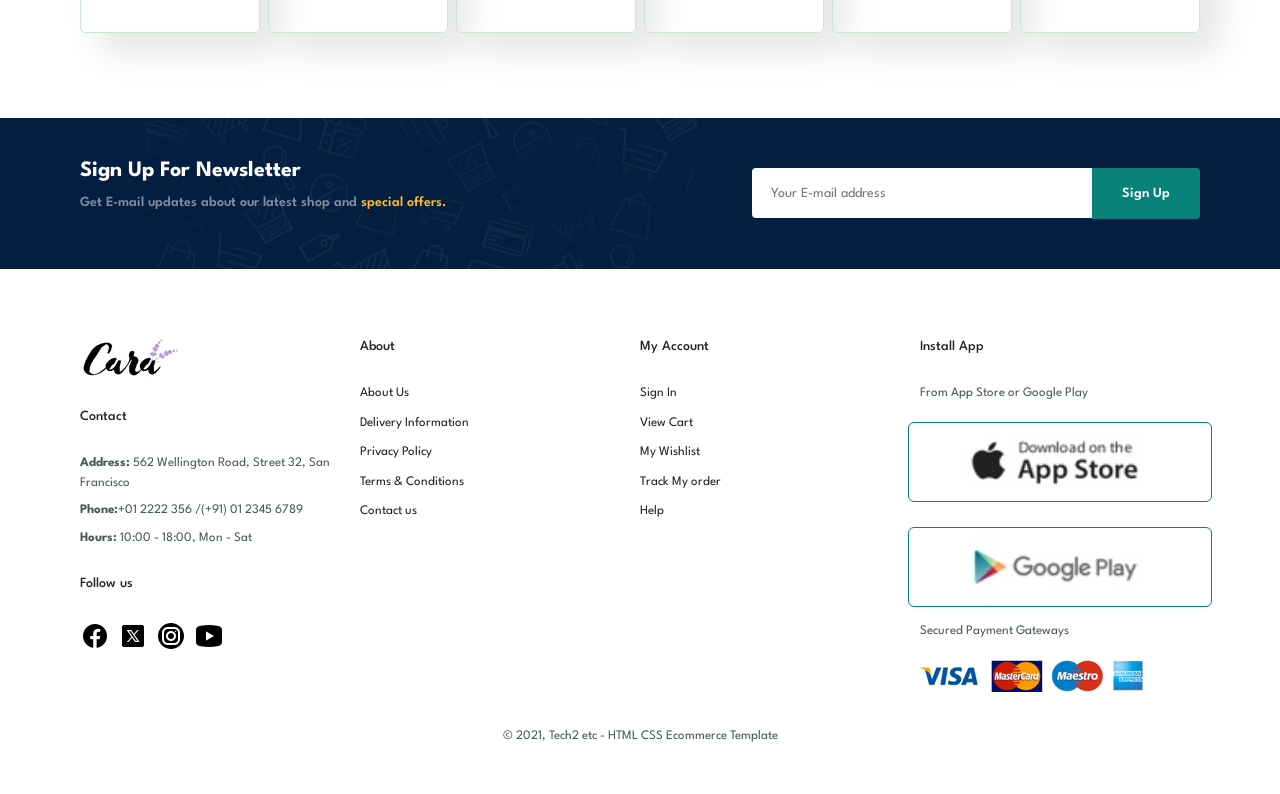
<file: ecom/about.html>
<!DOCTYPE html>
<html lang="en">

    <head>
        <meta charset="UTF-8">
        <meta name="viewport" content="width=device-width, initial-scale=1.0">
        <title>Shopping Online</title>
        <link rel="icon" href="img/fevicon.png">
        <link rel="stylesheet" href="style.css">
        <link rel="stylesheet" href="https://fonts.googleapis.com/css2?family=Material+Symbols+Outlined:opsz,wght,FILL,GRAD@20..48,100..700,0..1,-50..200"/>
        <link href="https://cdn.jsdelivr.net/npm/bootstrap@5.3.8/dist/css/bootstrap.min.css" rel="stylesheet">
    </head>

    <body>
        <section id="header">
            <a href="#"><img src="img/logo.png" class="logo" alt="cara_logo"></a>
            
            <div>
            <ul id="navBar">
                <li><a  href="index.html">Home</a></li>
                <li><a href="shop.html">Shop</a></li>
                <li><a  href="blog.html">Blog</a></li>
                <li><a class="active" href="about.html">About</a></li>
                <li><a href="contact.html">Contact</a></li>
                <li id="lg-bag"><a href="cart.html"><span class="material-symbols-outlined">local_mall</span></a></li>
                <a href="#" id="close"><span class="material-symbols-outlined">close</span></a>
            </ul>
        </div>
        <!-- Responsive Sidebar menu -->
        <div id="mobile">
            <a href="cart.html"><span class="material-symbols-outlined">local_mall</span></a>
            <span id="bar" class="material-symbols-outlined">dehaze</span>
        </div>
        </section>

        <section id="page-header" class="about-header">
            
            <h2>#knowUs</h2>
            <p>Real all case studies about our products! </p>
        </section>


        <section id="about-head" class="section-p1">
            <img src="img/about/a6.jpg" alt="">
            <div>
                <h2>Who We Are</h2>

                <p>Lorem ipsum dolor sit amet consectetur adipisicing elit. Suscipit, officia a! Perspiciatis minima et pariatur facere soluta totam perferendis molestiae sit quod nulla harum officiis officia molestias provident, aut dolorem voluptatum? Inventore, eos quam voluptas quasi ducimus voluptatum impedit nihil, qui illum maiores vitae! Quia incidunt ullam est architecto voluptatibus.</p>
            
                <abbr title="">Create stunning images with as much or as little control as you like thanks to a choice of Basic and Creative modes.</abbr>
                
                <br><br>

                <marquee bgcolor="#ccc" loop="-1" scrollamount="5" width="100%">Create stunning images with as much or as little control as you like thanks to a choice of Basic and Creative modes.</marquee>

            </div>
        </section>


        <section id="about-app" class="section-p1">
            <h1>Download Our <a href="#">App</a></h1>
            <div class="video">
                <video autoplay muted loop src="img/about/1.mp4"></video>
            </div>
        </section>

        <section id="feature" class="section-p1">
            <div class="fe-box">
                <img src="img/features/f1.png" alt="free_shipping">
                <h6>Free Shipping</h6>
            </div>
            <div class="fe-box">
                <img src="img/features/f2.png" alt="free_shipping">
                <h6>Online Order</h6>
            </div>
            <div class="fe-box">
                <img src="img/features/f3.png" alt="free_shipping">
                <h6>Save Money</h6>
            </div>
            <div class="fe-box">
                <img src="img/features/f4.png" alt="free_shipping">
                <h6>Promotions</h6>
            </div>
            <div class="fe-box">
                <img src="img/features/f5.png" alt="free_shipping">
                <h6>Happy Sell</h6>
            </div>
            <div class="fe-box">
                <img src="img/features/f6.png" alt="free_shipping">
                <h6>24/7 Support</h6>
            </div>
        </section>


        <section id="newsletter" class="section-m1">
            <div class="newstext">
                <h4>Sign Up For Newsletter</h4>
                <p>Get E-mail updates about our latest shop and <span>special offers.</span></p>
            </div>
            <div class="form">
                <input type="text" placeholder="Your E-mail address">
                <button class="normal">Sign Up</button>
            </div>
        </section>

        

        <footer class="section-p1">
            <div class="col">
                <img class="logo" src="img/logo.png" alt="">
                <h4>Contact</h4>
                <p><strong>Address:</strong> 562 Wellington Road, Street 32, San Francisco</p>
                <p><strong>Phone:</strong>+01 2222 356 /(+91) 01 2345 6789</p>
                <p><strong>Hours:</strong> 10:00 - 18:00, Mon - Sat</p>
                <div class="follow">
                    <h4>Follow us</h4>
                    <div class="icon">
                        <i><img src="img/fb.png"></i>
                        <i><img src="img/x.png"></i>
                        <i><img src="img/instagram.png"></i>
                        <i><img src="img/youtube.png"></i>
                    </div>
                </div>
            </div>

            <div class="col">
                <h4>About</h4>
                <a href="#">About Us</a>
                <a href="#">Delivery Information</a>
                <a href="#">Privacy Policy</a>
                <a href="#">Terms & Conditions</a>
                <a href="#">Contact us</a>
            </div>

            <div class="col">
                <h4>My Account</h4>
                <a href="#">Sign In</a>
                <a href="#">View Cart</a>
                <a href="#">My Wishlist</a>
                <a href="#">Track My order</a>
                <a href="#">Help</a>
            </div>

            <div class="col install">
                <h4>Install App</h4>
                <p>From App Store or Google Play</p>
                <div class="row">
                    <img src="img/pay/app.jpg" alt="">
                    <img src="img/pay/play.jpg" alt="">
                </div>
                <p>Secured Payment Gateways</p>
                <img src="img/pay/pay.png" alt="">
            </div>

            <div class="copyright">
                <p>© 2021, Tech2 etc - HTML CSS Ecommerce Template</p>
            </div>

        </footer>


        <script src="https://cdn.jsdelivr.net/npm/bootstrap@5.3.8/dist/js/bootstrap.bundle.min.js"></script>
        <script src="script.js" ></script>

    </body>
</html>
</file>
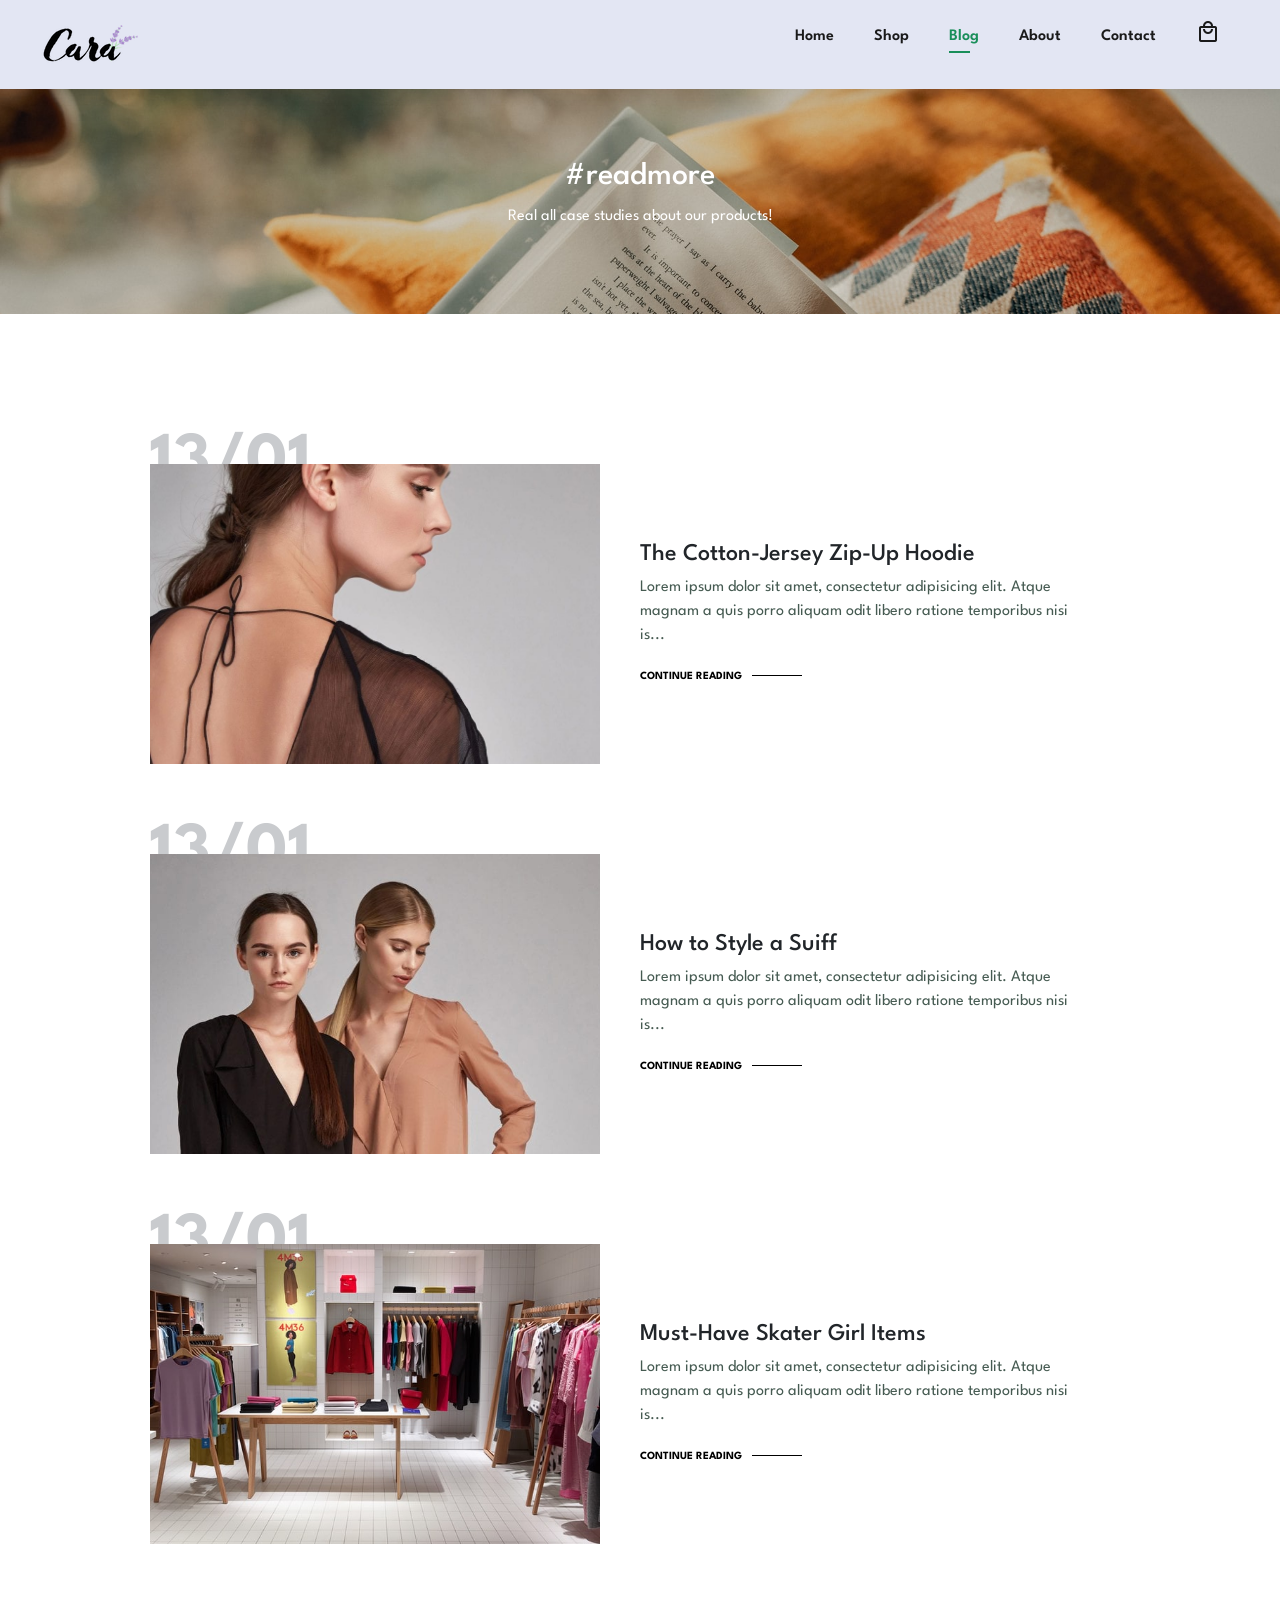
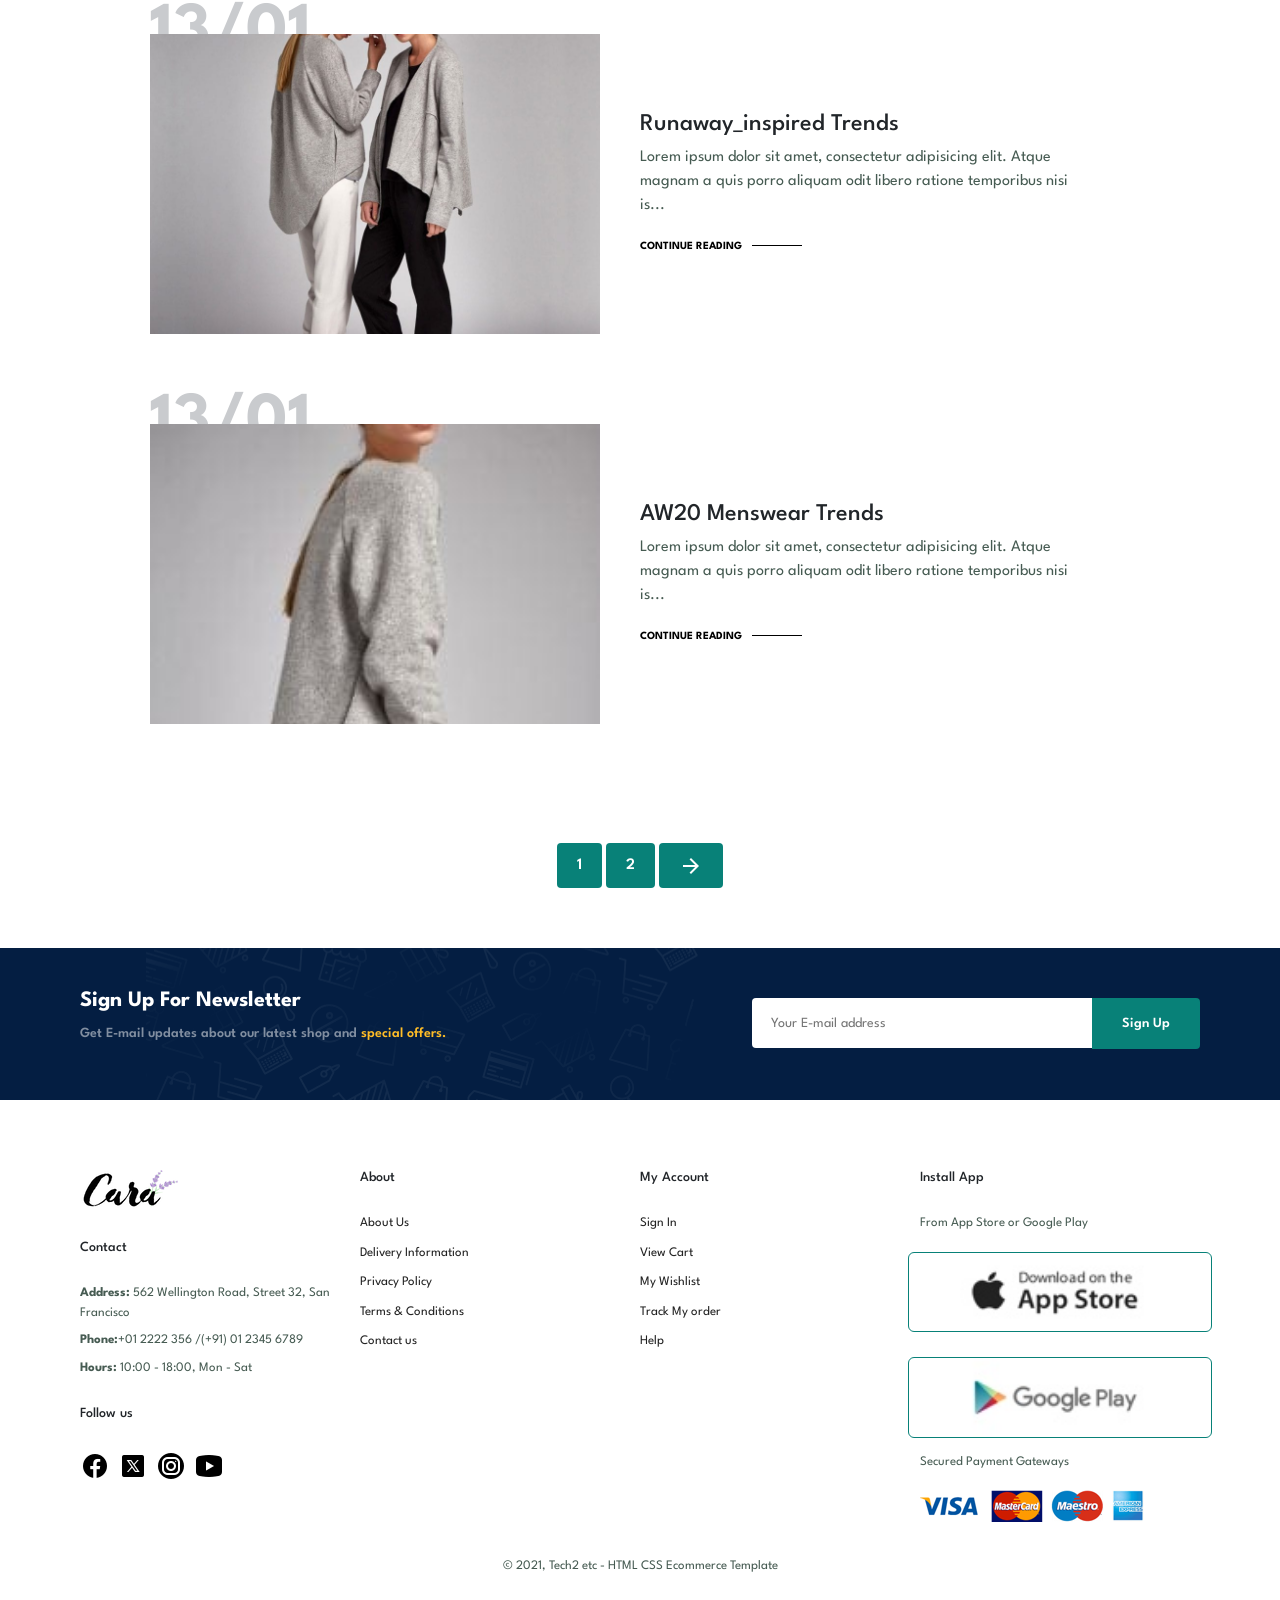
<file: ecom/blog.html>
<!DOCTYPE html>
<html lang="en">

    <head>
        <meta charset="UTF-8">
        <meta name="viewport" content="width=device-width, initial-scale=1.0">
        <title>Shopping Online</title>
        <link rel="icon" href="img/fevicon.png">
        <link rel="stylesheet" href="style.css">
        <link rel="stylesheet" href="https://fonts.googleapis.com/css2?family=Material+Symbols+Outlined:opsz,wght,FILL,GRAD@20..48,100..700,0..1,-50..200"/>
        <link href="https://cdn.jsdelivr.net/npm/bootstrap@5.3.8/dist/css/bootstrap.min.css" rel="stylesheet">
    </head>

    <body>
        <section id="header">
            <a href="#"><img src="img/logo.png" class="logo" alt="cara_logo"></a>
            
            <div>
            <ul id="navBar">
                <li><a  href="index.html">Home</a></li>
                <li><a href="shop.html">Shop</a></li>
                <li><a class="active" href="blog.html">Blog</a></li>
                <li><a href="about.html">About</a></li>
                <li><a href="contact.html">Contact</a></li>
                <li id="lg-bag"><a href="cart.html"><span class="material-symbols-outlined">local_mall</span></a></li>
                <a href="#" id="close"><span class="material-symbols-outlined">close</span></a>
            </ul>
        </div>
        <!-- Responsive Sidebar menu -->
        <div id="mobile">
            <a href="cart.html"><span class="material-symbols-outlined">local_mall</span></a>
            <span id="bar" class="material-symbols-outlined">dehaze</span>
        </div>
        </section>

        <section id="page-header" class="blog-header">
            
            <h2>#readmore</h2>
            <p>Real all case studies about our products! </p>
        </section>

        <section id="blog">
            <div class="blog-box">
                <div class="blog-img"><img src="img/blog/b1.jpg" alt="">
                </div>
                <div class="blog-details">
                    <h4>The Cotton-Jersey Zip-Up Hoodie</h4>
                    <p>Lorem ipsum dolor sit amet, consectetur adipisicing elit. Atque magnam a quis porro aliquam odit libero ratione temporibus nisi is...</p>
                    <a href="#">CONTINUE READING</a>
                </div>
                <h1>13/01</h1>
            </div>

             <div class="blog-box">
                <div class="blog-img"><img src="img/blog/b2.jpg" alt="">
                </div>
                <div class="blog-details">
                    <h4>How to Style a Suiff</h4>
                    <p>Lorem ipsum dolor sit amet, consectetur adipisicing elit. Atque magnam a quis porro aliquam odit libero ratione temporibus nisi is...</p>
                    <a href="#">CONTINUE READING</a>
                </div>
                <h1>13/01</h1>
            </div>

             <div class="blog-box">
                <div class="blog-img"><img src="img/blog/b3.jpg" alt="">
                </div>
                <div class="blog-details">
                    <h4>Must-Have Skater Girl Items</h4>
                    <p>Lorem ipsum dolor sit amet, consectetur adipisicing elit. Atque magnam a quis porro aliquam odit libero ratione temporibus nisi is...</p>
                    <a href="#">CONTINUE READING</a>
                </div>
                <h1>13/01</h1>
            </div>

             <div class="blog-box">
                <div class="blog-img"><img src="img/blog/b4.jpg" alt="">
                </div>
                <div class="blog-details">
                    <h4>Runaway_inspired Trends</h4>
                    <p>Lorem ipsum dolor sit amet, consectetur adipisicing elit. Atque magnam a quis porro aliquam odit libero ratione temporibus nisi is...</p>
                    <a href="#">CONTINUE READING</a>
                </div>
                <h1>13/01</h1>
            </div>

             <div class="blog-box">
                <div class="blog-img"><img src="img/blog/b5.jpg" alt="">
                </div>
                <div class="blog-details">
                    <h4>AW20 Menswear Trends</h4>
                    <p>Lorem ipsum dolor sit amet, consectetur adipisicing elit. Atque magnam a quis porro aliquam odit libero ratione temporibus nisi is...</p>
                    <a href="#">CONTINUE READING</a>
                </div>
                <h1>13/01</h1>
            </div>
        </section>


        
        <section id="pagination" class="section-p1">
            <a href="#">1</a>
            <a href="#">2</a>
            <a href="#"><span class="material-symbols-outlined arrow">arrow_forward</span></a>
        </section>

        

        <section id="newsletter" class="section-m1">
            <div class="newstext">
                <h4>Sign Up For Newsletter</h4>
                <p>Get E-mail updates about our latest shop and <span>special offers.</span></p>
            </div>
            <div class="form">
                <input type="text" placeholder="Your E-mail address">
                <button class="normal">Sign Up</button>
            </div>
        </section>


        <footer class="section-p1">
            <div class="col">
                <img class="logo" src="img/logo.png" alt="">
                <h4>Contact</h4>
                <p><strong>Address:</strong> 562 Wellington Road, Street 32, San Francisco</p>
                <p><strong>Phone:</strong>+01 2222 356 /(+91) 01 2345 6789</p>
                <p><strong>Hours:</strong> 10:00 - 18:00, Mon - Sat</p>
                <div class="follow">
                    <h4>Follow us</h4>
                    <div class="icon">
                        <i><img src="img/fb.png"></i>
                        <i><img src="img/x.png"></i>
                        <i><img src="img/instagram.png"></i>
                        <i><img src="img/youtube.png"></i>
                    </div>
                </div>
            </div>

            <div class="col">
                <h4>About</h4>
                <a href="#">About Us</a>
                <a href="#">Delivery Information</a>
                <a href="#">Privacy Policy</a>
                <a href="#">Terms & Conditions</a>
                <a href="#">Contact us</a>
            </div>

            <div class="col">
                <h4>My Account</h4>
                <a href="#">Sign In</a>
                <a href="#">View Cart</a>
                <a href="#">My Wishlist</a>
                <a href="#">Track My order</a>
                <a href="#">Help</a>
            </div>

            <div class="col install">
                <h4>Install App</h4>
                <p>From App Store or Google Play</p>
                <div class="row">
                    <img src="img/pay/app.jpg" alt="">
                    <img src="img/pay/play.jpg" alt="">
                </div>
                <p>Secured Payment Gateways</p>
                <img src="img/pay/pay.png" alt="">
            </div>

            <div class="copyright">
                <p>© 2021, Tech2 etc - HTML CSS Ecommerce Template</p>
            </div>

        </footer>


        <script src="https://cdn.jsdelivr.net/npm/bootstrap@5.3.8/dist/js/bootstrap.bundle.min.js"></script>
        <script src="script.js" ></script>

    </body>
</html>
</file>
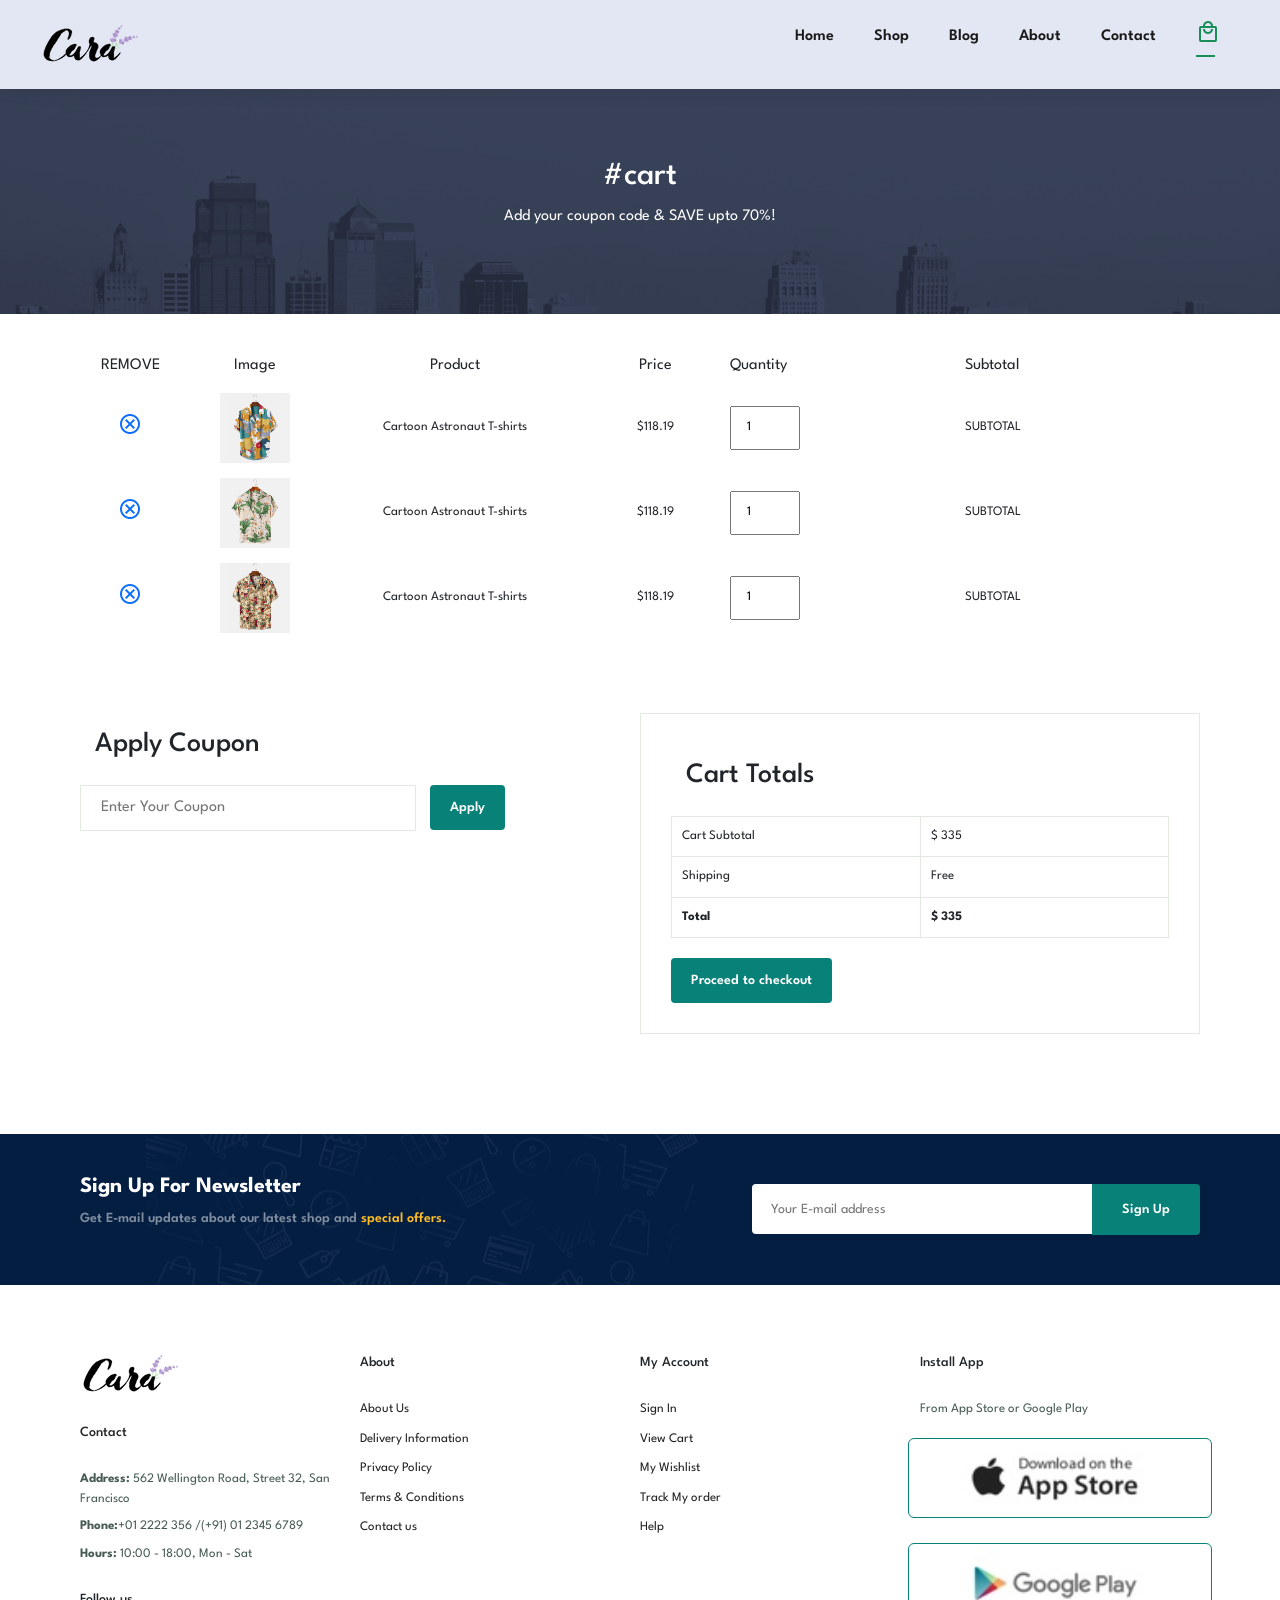
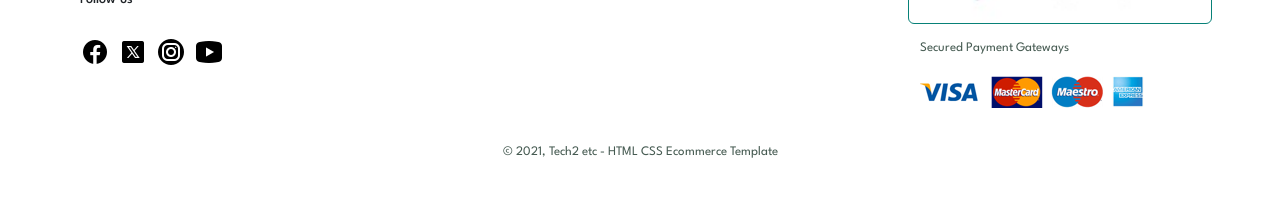
<file: ecom/cart.html>
<!DOCTYPE html>
<html lang="en">

    <head>
        <meta charset="UTF-8">
        <meta name="viewport" content="width=device-width, initial-scale=1.0">
        <title>Shopping Online</title>
        <link rel="icon" href="img/fevicon.png">
        <link rel="stylesheet" href="style.css">
        <link rel="stylesheet" href="https://fonts.googleapis.com/css2?family=Material+Symbols+Outlined:opsz,wght,FILL,GRAD@20..48,100..700,0..1,-50..200"/>
        <link href="https://cdn.jsdelivr.net/npm/bootstrap@5.3.8/dist/css/bootstrap.min.css" rel="stylesheet">
    </head>

    <body>
        <section id="header">
            <a href="#"><img src="img/logo.png" class="logo" alt="cara_logo"></a>
            
            <div>
            <ul id="navBar">
                <li><a  href="index.html">Home</a></li>
                <li><a href="shop.html">Shop</a></li>
                <li><a  href="blog.html">Blog</a></li>
                <li><a  href="about.html">About</a></li>
                <li><a  href="contact.html">Contact</a></li>
                <li id="lg-bag"><a class="active" href="cart.html"><span class="material-symbols-outlined">local_mall</span></a></li>
                <a href="#" id="close"><span class="material-symbols-outlined">close</span></a>
            </ul>
        </div>
        <!-- Responsive Sidebar menu -->
        <div id="mobile">
            <a href="cart.html"><span class="material-symbols-outlined">local_mall</span></a>
            <span id="bar" class="material-symbols-outlined">dehaze</span>
        </div>
        </section>

        <section id="page-header" class="about-header">
            <h2>#cart</h2>
            <p>Add your coupon code & SAVE upto 70%!</p>
        </section>


        <section id="cart" class="section-p1">
            <table width="100%">
                <thead>
                    <tr>
                    <td>REMOVE</td>
                    <td>Image</td>
                    <td>Product</td>
                    <td>Price</td>
                    <td>Quantity</td>
                    <td>Subtotal</td>
                </tr>
                </thead>
                <tbody>
                    <tr>
                        <td><a href=""><span class="material-symbols-outlined">cancel</span></a></td>
                        <td><img src="img/products/f1.jpg" alt=""></td>
                        <td>Cartoon Astronaut T-shirts</td>
                        <td>$118.19</td>
                        <td><input type="number" value="1"></td>
                        <td>SUBTOTAL</td>
                    </tr>
                    <tr>
                        <td><a href=""><span class="material-symbols-outlined">cancel</span></a></td>
                        <td><img src="img/products/f2.jpg" alt=""></td>
                        <td>Cartoon Astronaut T-shirts</td>
                        <td>$118.19</td>
                        <td><input type="number" value="1"></td>
                        <td>SUBTOTAL</td>
                    </tr>
                    <tr>
                        <td><a href=""><span class="material-symbols-outlined">cancel</span></a></td>
                        <td><img src="img/products/f3.jpg" alt=""></td>
                        <td>Cartoon Astronaut T-shirts</td>
                        <td>$118.19</td>
                        <td><input type="number" value="1"></td>
                        <td>SUBTOTAL</td>
                    </tr>
                </tbody>
            </table>
        </section>
        
        <section id="cart-add" class="section-p1">
            <div id="coupon">
                <h3>Apply Coupon</h3>
                <div>
                    <input type="text" placeholder="Enter Your Coupon">
                    <button class="normal">Apply</button> 

                </div>
            </div>

            <div id="subtotal">
                <h3>Cart Totals</h3>
                <table>
                    <tr>
                        <td>Cart Subtotal</td>
                        <td>$ 335</td>
                    </tr>
                    <tr>
                        <td>Shipping</td>
                        <td>Free</td>
                    </tr>
                    <tr>
                        <td><strong>Total</strong></td>
                        <td><strong>$ 335</strong></td>
                    </tr>
                </table>
                <button class="normal">Proceed to checkout</button>
            </div>
        </section>


        <section id="newsletter" class="section-m1">
            <div class="newstext">
                <h4>Sign Up For Newsletter</h4>
                <p>Get E-mail updates about our latest shop and <span>special offers.</span></p>
            </div>
            <div class="form">
                <input type="text" placeholder="Your E-mail address">
                <button class="normal">Sign Up</button>
            </div>
        </section>

        

        <footer class="section-p1">
            <div class="col">
                <img class="logo" src="img/logo.png" alt="">
                <h4>Contact</h4>
                <p><strong>Address:</strong> 562 Wellington Road, Street 32, San Francisco</p>
                <p><strong>Phone:</strong>+01 2222 356 /(+91) 01 2345 6789</p>
                <p><strong>Hours:</strong> 10:00 - 18:00, Mon - Sat</p>
                <div class="follow">
                    <h4>Follow us</h4>
                    <div class="icon">
                        <i><img src="img/fb.png"></i>
                        <i><img src="img/x.png"></i>
                        <i><img src="img/instagram.png"></i>
                        <i><img src="img/youtube.png"></i>
                    </div>
                </div>
            </div>

            <div class="col">
                <h4>About</h4>
                <a href="#">About Us</a>
                <a href="#">Delivery Information</a>
                <a href="#">Privacy Policy</a>
                <a href="#">Terms & Conditions</a>
                <a href="#">Contact us</a>
            </div>

            <div class="col">
                <h4>My Account</h4>
                <a href="#">Sign In</a>
                <a href="#">View Cart</a>
                <a href="#">My Wishlist</a>
                <a href="#">Track My order</a>
                <a href="#">Help</a>
            </div>

            <div class="col install">
                <h4>Install App</h4>
                <p>From App Store or Google Play</p>
                <div class="row">
                    <img src="img/pay/app.jpg" alt="">
                    <img src="img/pay/play.jpg" alt="">
                </div>
                <p>Secured Payment Gateways</p>
                <img src="img/pay/pay.png" alt="">
            </div>

            <div class="copyright">
                <p>© 2021, Tech2 etc - HTML CSS Ecommerce Template</p>
            </div>

        </footer>


        <script src="https://cdn.jsdelivr.net/npm/bootstrap@5.3.8/dist/js/bootstrap.bundle.min.js"></script>
        <script src="script.js" ></script>

    </body>
</html>
</file>
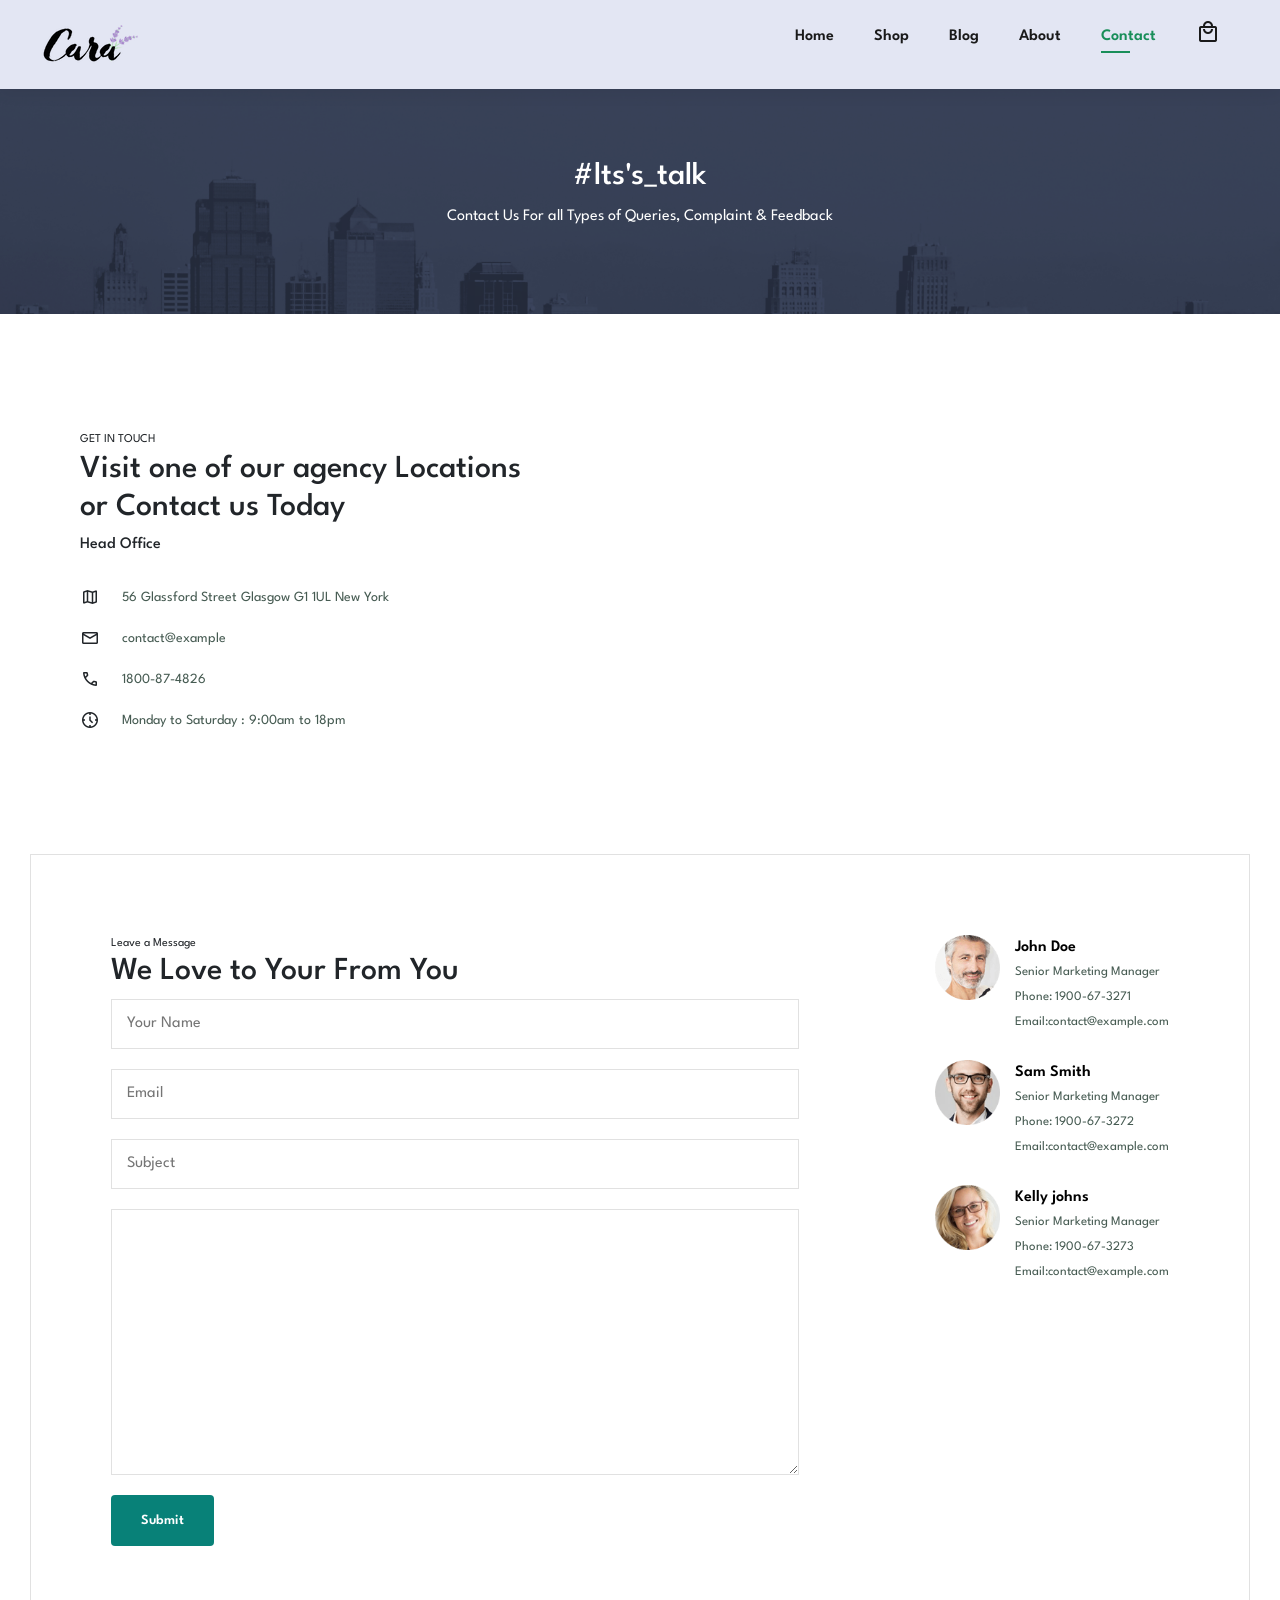
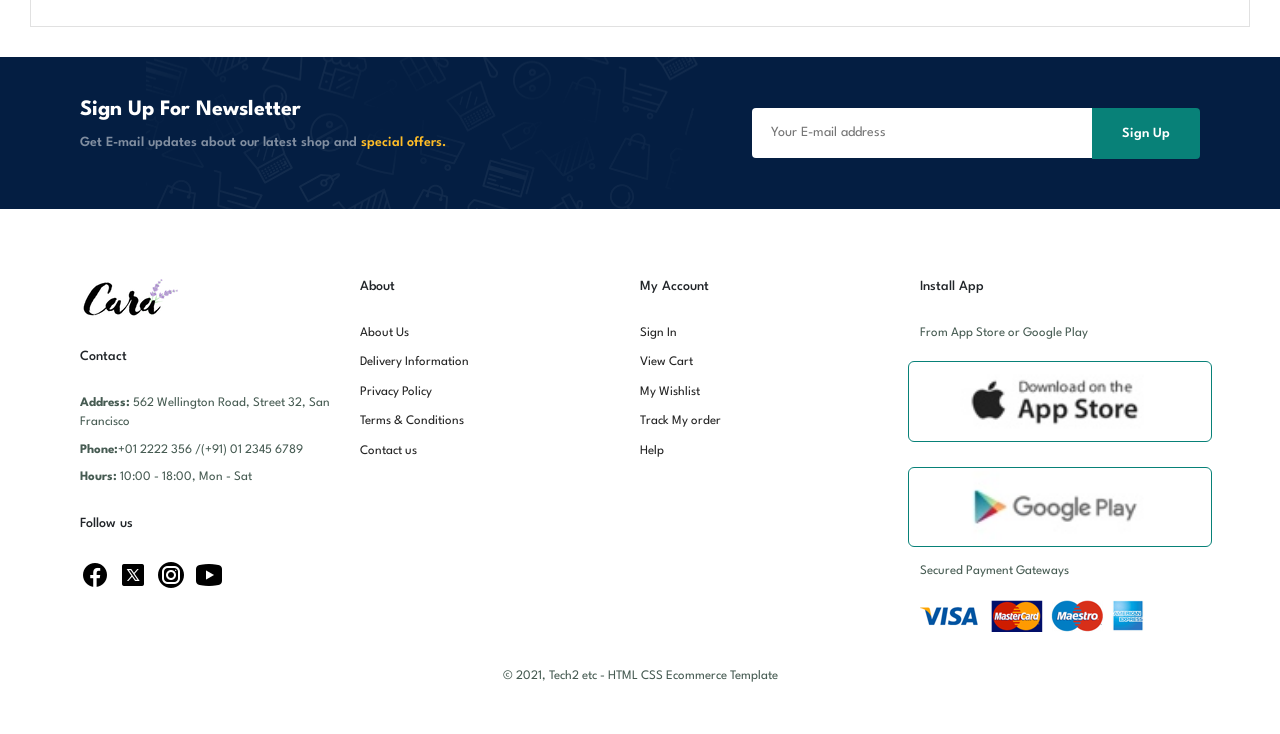
<file: ecom/contact.html>
<!DOCTYPE html>
<html lang="en">

    <head>
        <meta charset="UTF-8">
        <meta name="viewport" content="width=device-width, initial-scale=1.0">
        <title>Shopping Online</title>
        <link rel="icon" href="img/fevicon.png">
        <link rel="stylesheet" href="style.css">
        <link rel="stylesheet" href="https://fonts.googleapis.com/css2?family=Material+Symbols+Outlined:opsz,wght,FILL,GRAD@20..48,100..700,0..1,-50..200"/>
        <link href="https://cdn.jsdelivr.net/npm/bootstrap@5.3.8/dist/css/bootstrap.min.css" rel="stylesheet">
    </head>

    <body>
        <section id="header">
            <a href="#"><img src="img/logo.png" class="logo" alt="cara_logo"></a>
            
            <div>
            <ul id="navBar">
                <li><a  href="index.html">Home</a></li>
                <li><a href="shop.html">Shop</a></li>
                <li><a  href="blog.html">Blog</a></li>
                <li><a  href="about.html">About</a></li>
                <li><a class="active" href="contact.html">Contact</a></li>
                <li id="lg-bag"><a href="cart.html"><span class="material-symbols-outlined">local_mall</span></a></li>
                <a href="#" id="close"><span class="material-symbols-outlined">close</span></a>
            </ul>
        </div>
        <!-- Responsive Sidebar menu -->
        <div id="mobile">
            <a href="cart.html"><span class="material-symbols-outlined">local_mall</span></a>
            <span id="bar" class="material-symbols-outlined">dehaze</span>
        </div>
        </section>

        <section id="page-header" class="about-header">
            
            <h2>#lts's_talk</h2>
            <p>Contact Us For all Types of Queries, Complaint & Feedback</p>
        </section>


        <section id="contact-details" class="section-m1 section-p1">
            <div class="details">
                <span>GET IN TOUCH</span>
                <h2>Visit one of our agency Locations or Contact us Today</h2>
                <h3>Head Office</h3>
                <div>
                    <li>
                        <span class="material-symbols-outlined">map</span>
                        <p>56 Glassford Street Glasgow G1 1UL New York</p>
                    </li>
                    <li>
                        <span class="material-symbols-outlined">mail</span>
                        <p>contact@example</p>
                    </li>
                    <li>
                        <span class="material-symbols-outlined">phone</span>
                        <p>1800-87-4826</p>
                    </li>
                    <li>
                        <span class="material-symbols-outlined">nest_clock_farsight_analog</span>
                        <p>Monday to Saturday : 9:00am to 18pm</p>
                    </li>
                </div>
            </div>
            <div class="map">
                <iframe src="https://www.google.com/maps/embed?pb=!1m18!1m12!1m3!1d14016.342247639006!2d77.1999610529825!3d28.567193311204075!2m3!1f0!2f0!3f0!3m2!1i1024!2i768!4f13.1!3m3!1m2!1s0x390ce26f903969d7%3A0x8367180c6de2ecc2!2sAll%20India%20Institute%20Of%20Medical%20Sciences%20Delhi!5e0!3m2!1sen!2sin!4v1787366820797!5m2!1sen!2sin" width="600" height="450" style="border:0;" allowfullscreen="" loading="lazy" referrerpolicy="strict-origin-when-cross-origin"></iframe>
            </div>
        </section>


        <section id="form-details" class="section-m1 section-p1">
            <form action="">
                <span>Leave a Message</span>
                <h2>We Love to Your From You</h2>
                <input type="text" placeholder="Your Name">
                <input type="text" placeholder="Email">
                <input type="text" placeholder="Subject">
                <textarea name="" id="" cols="30" rows="10" placeholder="Your message">

                </textarea>
                <button class="normal">Submit</button>
            </form>


            <div class="people">
                <div>
                    <img src="img/people/1.png" alt="">
                    <p><span>John Doe</span> Senior Marketing Manager <br>Phone: 1900-67-3271<br>Email:contact@example.com</p>
                </div>
                <div>
                    <img src="img/people/2.png" alt="">
                    <p><span>Sam Smith</span> Senior Marketing Manager <br>Phone: 1900-67-3272<br>Email:contact@example.com</p>
                </div>
                <div>
                    <img src="img/people/3.png" alt="">
                    <p><span>Kelly johns</span> Senior Marketing Manager <br>Phone: 1900-67-3273<br>Email:contact@example.com</p>
                </div>
            </div>
        </section>
        


        <section id="newsletter" class="section-m1">
            <div class="newstext">
                <h4>Sign Up For Newsletter</h4>
                <p>Get E-mail updates about our latest shop and <span>special offers.</span></p>
            </div>
            <div class="form">
                <input type="text" placeholder="Your E-mail address">
                <button class="normal">Sign Up</button>
            </div>
        </section>

        

        <footer class="section-p1">
            <div class="col">
                <img class="logo" src="img/logo.png" alt="">
                <h4>Contact</h4>
                <p><strong>Address:</strong> 562 Wellington Road, Street 32, San Francisco</p>
                <p><strong>Phone:</strong>+01 2222 356 /(+91) 01 2345 6789</p>
                <p><strong>Hours:</strong> 10:00 - 18:00, Mon - Sat</p>
                <div class="follow">
                    <h4>Follow us</h4>
                    <div class="icon">
                        <i><img src="img/fb.png"></i>
                        <i><img src="img/x.png"></i>
                        <i><img src="img/instagram.png"></i>
                        <i><img src="img/youtube.png"></i>
                    </div>
                </div>
            </div>

            <div class="col">
                <h4>About</h4>
                <a href="#">About Us</a>
                <a href="#">Delivery Information</a>
                <a href="#">Privacy Policy</a>
                <a href="#">Terms & Conditions</a>
                <a href="#">Contact us</a>
            </div>

            <div class="col">
                <h4>My Account</h4>
                <a href="#">Sign In</a>
                <a href="#">View Cart</a>
                <a href="#">My Wishlist</a>
                <a href="#">Track My order</a>
                <a href="#">Help</a>
            </div>

            <div class="col install">
                <h4>Install App</h4>
                <p>From App Store or Google Play</p>
                <div class="row">
                    <img src="img/pay/app.jpg" alt="">
                    <img src="img/pay/play.jpg" alt="">
                </div>
                <p>Secured Payment Gateways</p>
                <img src="img/pay/pay.png" alt="">
            </div>

            <div class="copyright">
                <p>© 2021, Tech2 etc - HTML CSS Ecommerce Template</p>
            </div>

        </footer>


        <script src="https://cdn.jsdelivr.net/npm/bootstrap@5.3.8/dist/js/bootstrap.bundle.min.js"></script>
        <script src="script.js" ></script>

    </body>
</html>
</file>
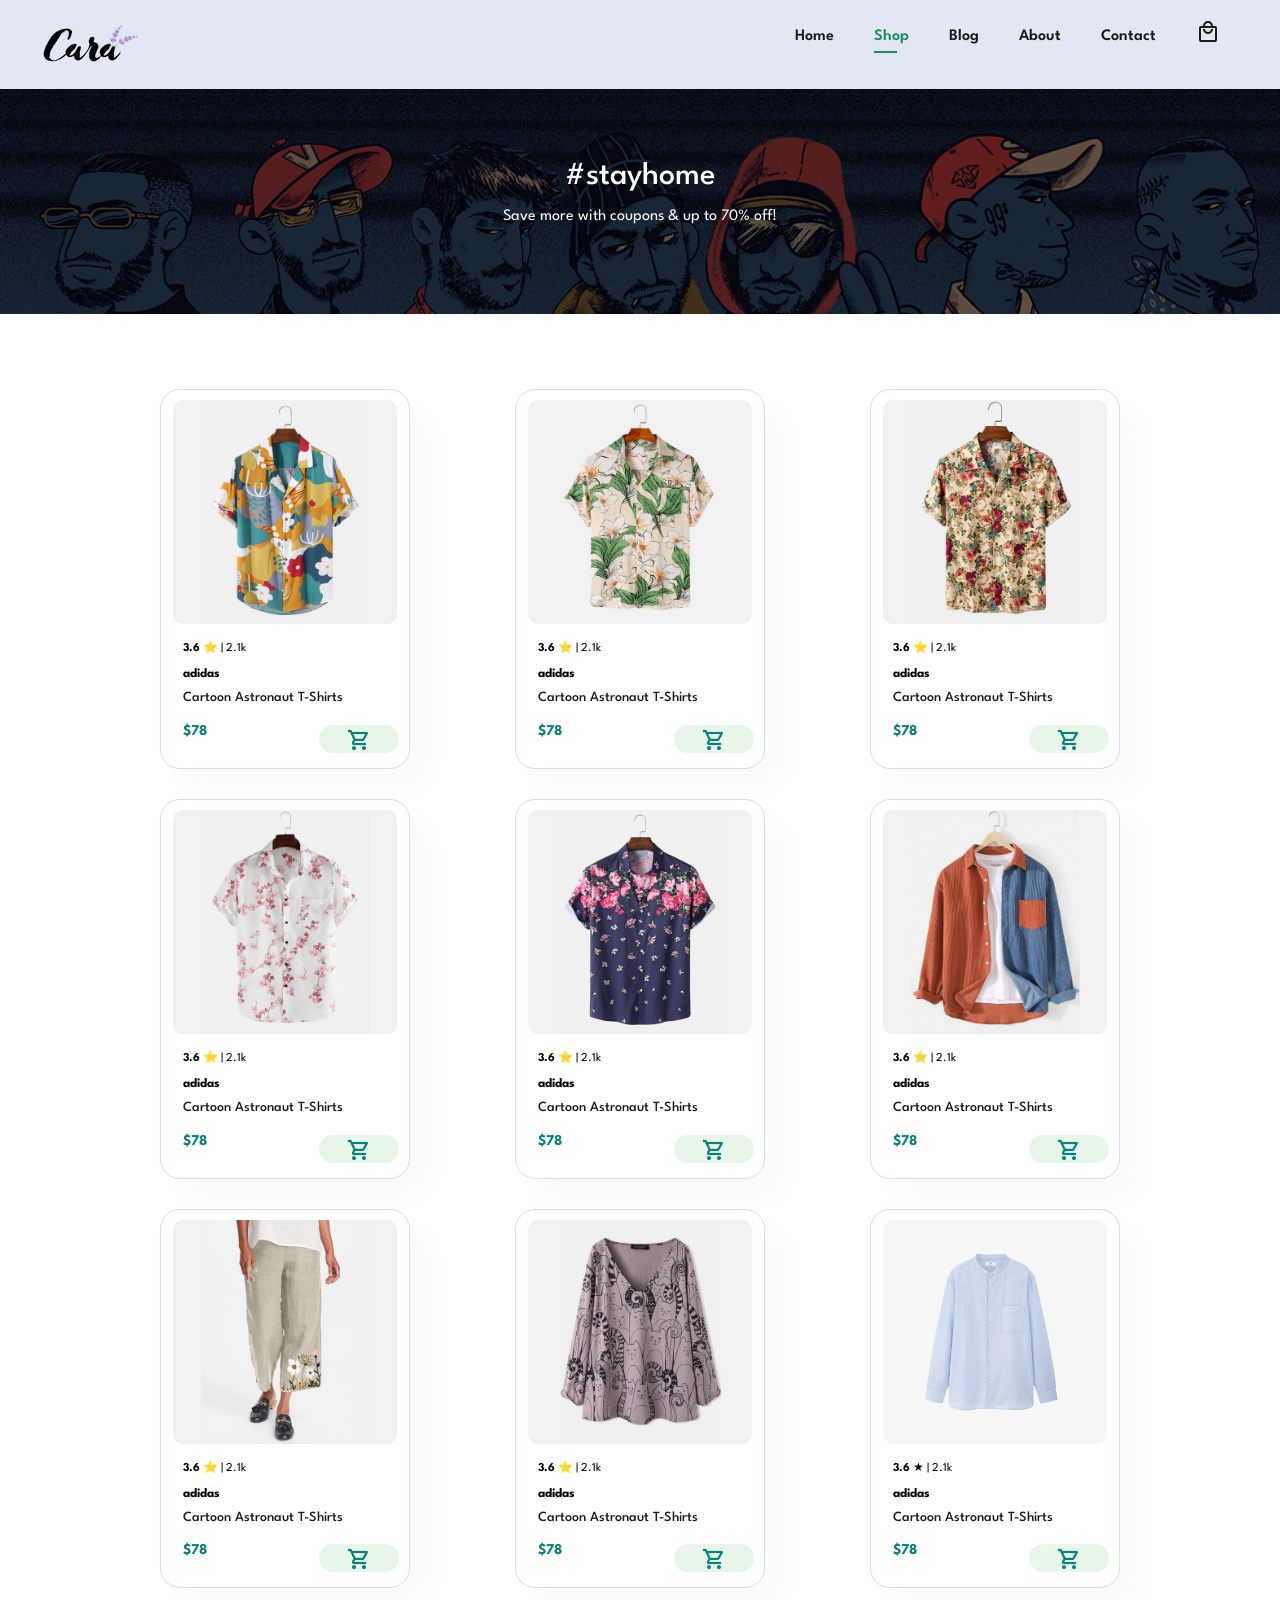
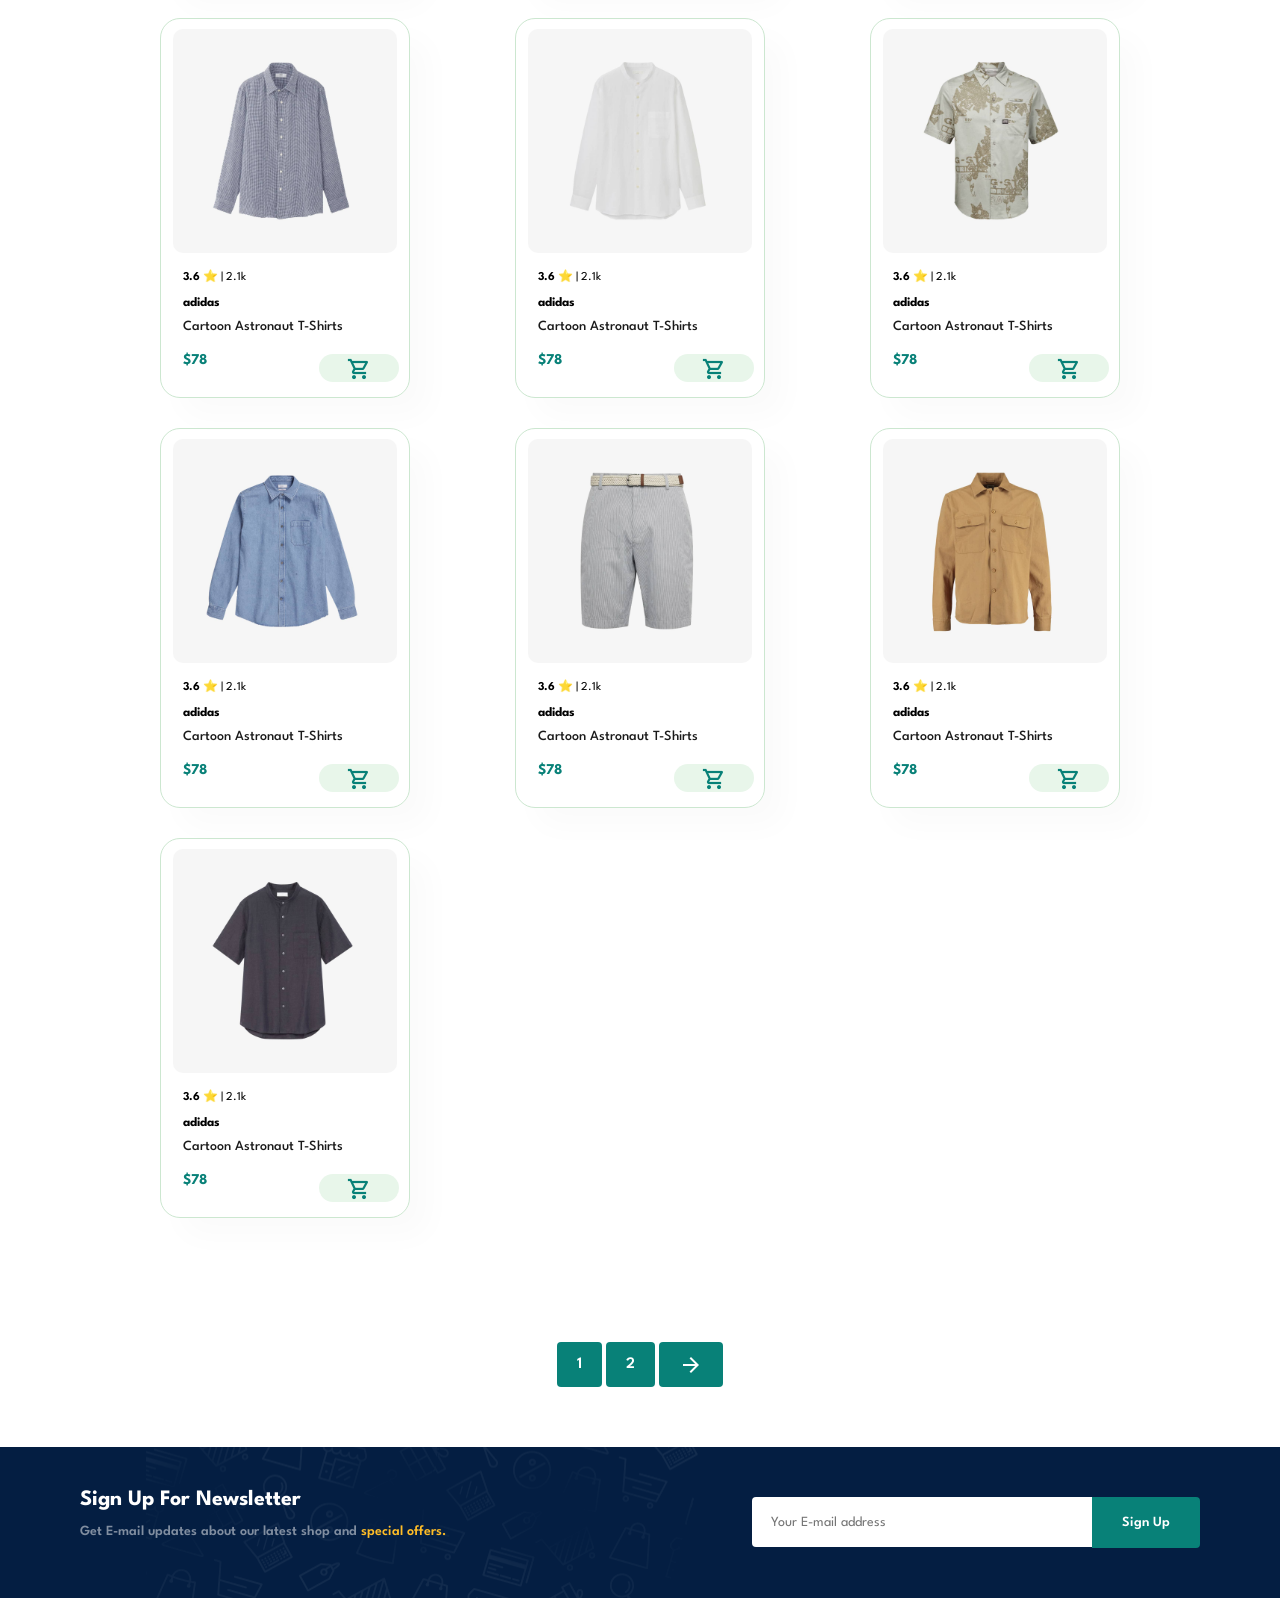
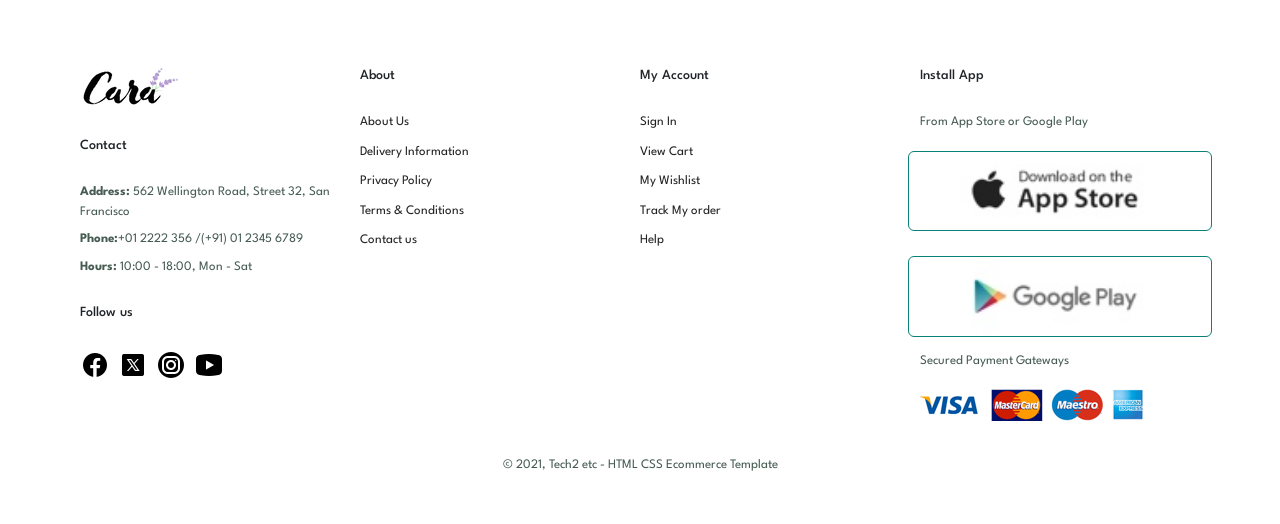
<file: ecom/shop.html>
<!DOCTYPE html>
<html lang="en">

    <head>
        <meta charset="UTF-8">
        <meta name="viewport" content="width=device-width, initial-scale=1.0">
        <title>Shopping Online</title>
        <link rel="icon" href="img/fevicon.png">
        <link rel="stylesheet" href="style.css">
        <link rel="stylesheet" href="https://fonts.googleapis.com/css2?family=Material+Symbols+Outlined:opsz,wght,FILL,GRAD@20..48,100..700,0..1,-50..200"/>
        <link href="https://cdn.jsdelivr.net/npm/bootstrap@5.3.8/dist/css/bootstrap.min.css" rel="stylesheet">
    </head>

    <body>
        <section id="header">
            <a href="#"><img src="img/logo.png" class="logo" alt="cara_logo"></a>
            
            <div>
            <ul id="navBar">
                <li><a  href="index.html">Home</a></li>
                <li><a class="active" href="shop.html">Shop</a></li>
                <li><a href="blog.html">Blog</a></li>
                <li><a href="about.html">About</a></li>
                <li><a href="contact.html">Contact</a></li>
                <li id="lg-bag"><a href="cart.html"><span class="material-symbols-outlined">local_mall</span></a></li>
                <a href="#" id="close"><span class="material-symbols-outlined">close</span></a>
            </ul>
        </div>
        <!-- Responsive Sidebar menu -->
        <div id="mobile">
            <a href="cart.html"><span class="material-symbols-outlined">local_mall</span></a>
            <span id="bar" class="material-symbols-outlined">dehaze</span>
        </div>
        </section>

        <section id="page-header">
            
            <h2>#stayhome</h2>
            <p>Save more with coupons & up to 70% off!</p>
          
        </section>

        
        
        <section id="product1" class="section-p1">
            
            <div class="pro-container">
                
                <div class="pro" onclick="window.location.href='sproduct.html';">
                    <img src="img/products/f1.jpg" alt="">
                    <div class="des">
                        <div class="star">
                            <span class="starIcon"><b>3.6</b> ⭐ | 2.1k </span>
                        </div>
                        <span class="brandName">adidas</span>
                        <h5>Cartoon Astronaut T-Shirts</h5>
                        <h4>$78</h4>
                    </div>
                    <a href="#"><i class="cartIcon"><span class="material-symbols-outlined cartIcon">shopping_cart</span></i></a>
                </div>
                
                <div class="pro">
                    <img src="img/products/f2.jpg" alt="">
                    <div class="des">
                        <div class="star">
                            <span class="starIcon"><b>3.6</b> ⭐ | 2.1k </span>
                        </div>
                        <span class="brandName">adidas</span>
                        <h5>Cartoon Astronaut T-Shirts</h5>
                        <h4>$78</h4>
                    </div>
                    <a href="#"><i class="cartIcon"><span class="material-symbols-outlined cartIcon">shopping_cart</span></i></a>
                </div>

                <div class="pro">
                    <img src="img/products/f3.jpg" alt="">
                    <div class="des">
                        <div class="star">
                            <span class="starIcon"><b>3.6</b> ⭐ | 2.1k </span>
                        </div>
                        <span class="brandName">adidas</span>
                        <h5>Cartoon Astronaut T-Shirts</h5>
                        <h4>$78</h4>
                    </div>
                    <a href="#"><i class="cartIcon"><span class="material-symbols-outlined cartIcon">shopping_cart</span></i></a>
                </div>

                <div class="pro">
                    <img src="img/products/f4.jpg" alt="">
                    <div class="des">
                        <div class="star">
                            <span class="starIcon"><b>3.6</b> ⭐ | 2.1k </span>
                        </div>
                        <span class="brandName">adidas</span>
                        <h5>Cartoon Astronaut T-Shirts</h5>
                        <h4>$78</h4>
                    </div>
                    <a href="#"><i class="cartIcon"><span class="material-symbols-outlined cartIcon">shopping_cart</span></i></a>
                </div>

                <div class="pro">
                    <img src="img/products/f5.jpg" alt="">
                    <div class="des">
                        <div class="star">
                            <span class="starIcon"><b>3.6</b> ⭐ | 2.1k </span>
                        </div>
                        <span class="brandName">adidas</span>
                        <h5>Cartoon Astronaut T-Shirts</h5>
                        <h4>$78</h4>
                    </div>
                    <a href="#"><i class="cartIcon"><span class="material-symbols-outlined cartIcon">shopping_cart</span></i></a>
                </div>

                <div class="pro">
                    <img src="img/products/f6.jpg" alt="">
                    <div class="des">
                        <div class="star">
                            <span class="starIcon"><b>3.6</b> ⭐ | 2.1k </span>
                        </div>
                        <span class="brandName">adidas</span>
                        <h5>Cartoon Astronaut T-Shirts</h5>
                        <h4>$78</h4>
                    </div>
                    <a href="#"><i class="cartIcon"><span class="material-symbols-outlined cartIcon">shopping_cart</span></i></a>
                </div>

                <div class="pro">
                    <img src="img/products/f7.jpg" alt="">
                    <div class="des">
                        <div class="star">
                            <span class="starIcon"><b>3.6</b> ⭐ | 2.1k </span>
                        </div>
                        <span class="brandName">adidas</span>
                        <h5>Cartoon Astronaut T-Shirts</h5>
                        <h4>$78</h4>
                    </div>
                    <a href="#"><i class="cartIcon"><span class="material-symbols-outlined cartIcon">shopping_cart</span></i></a>
                </div>

                <div class="pro">
                    <img src="img/products/f8.jpg" alt="">
                    <div class="des">
                        <div class="star">
                            <span class="starIcon"><b>3.6</b> ⭐ | 2.1k </span>
                        </div>
                        <span class="brandName">adidas</span>
                        <h5>Cartoon Astronaut T-Shirts</h5>
                        <h4>$78</h4>
                    </div>
                    <a href="#"><i class="cartIcon"><span class="material-symbols-outlined cartIcon">shopping_cart</span></i></a>
                </div>

           
                
                <div class="pro">
                    <img src="img/products/n1.jpg" alt="">
                    <div class="des">
                        <div class="star">
                            <span class="starIcon"><b>3.6</b> ★ | 2.1k </span>
                        </div>
                        <span class="brandName">adidas</span>
                        <h5>Cartoon Astronaut T-Shirts</h5>
                        <h4>$78</h4>
                    </div>
                    <a href="#"><i class="cartIcon"><span class="material-symbols-outlined cartIcon">shopping_cart</span></i></a>
                </div>
                
                <div class="pro">
                    <img src="img/products/n2.jpg" alt="">
                    <div class="des">
                        <div class="star">
                            <span class="starIcon"><b>3.6</b> ⭐ | 2.1k </span>
                        </div>
                        <span class="brandName">adidas</span>
                        <h5>Cartoon Astronaut T-Shirts</h5>
                        <h4>$78</h4>
                    </div>
                    <a href="#"><i class="cartIcon"><span class="material-symbols-outlined cartIcon">shopping_cart</span></i></a>
                </div>

                <div class="pro">
                    <img src="img/products/n3.jpg" alt="">
                    <div class="des">
                        <div class="star">
                            <span class="starIcon"><b>3.6</b> ⭐ | 2.1k </span>
                        </div>
                        <span class="brandName">adidas</span>
                        <h5>Cartoon Astronaut T-Shirts</h5>
                        <h4>$78</h4>
                    </div>
                    <a href="#"><i class="cartIcon"><span class="material-symbols-outlined cartIcon">shopping_cart</span></i></a>
                </div>

                <div class="pro">
                    <img src="img/products/n4.jpg" alt="">
                    <div class="des">
                        <div class="star">
                            <span class="starIcon"><b>3.6</b> ⭐ | 2.1k </span>
                        </div>
                        <span class="brandName">adidas</span>
                        <h5>Cartoon Astronaut T-Shirts</h5>
                        <h4>$78</h4>
                    </div>
                    <a href="#"><i class="cartIcon"><span class="material-symbols-outlined cartIcon">shopping_cart</span></i></a>
                </div>

                <div class="pro">
                    <img src="img/products/n5.jpg" alt="">
                    <div class="des">
                        <div class="star">
                            <span class="starIcon"><b>3.6</b> ⭐ | 2.1k </span>
                        </div>
                        <span class="brandName">adidas</span>
                        <h5>Cartoon Astronaut T-Shirts</h5>
                        <h4>$78</h4>
                    </div>
                    <a href="#"><i class="cartIcon"><span class="material-symbols-outlined cartIcon">shopping_cart</span></i></a>
                </div>

                <div class="pro">
                    <img src="img/products/n6.jpg" alt="">
                    <div class="des">
                        <div class="star">
                            <span class="starIcon"><b>3.6</b> ⭐ | 2.1k </span>
                        </div>
                        <span class="brandName">adidas</span>
                        <h5>Cartoon Astronaut T-Shirts</h5>
                        <h4>$78</h4>
                    </div>
                    <a href="#"><i class="cartIcon"><span class="material-symbols-outlined cartIcon">shopping_cart</span></i></a>
                </div>

                <div class="pro">
                    <img src="img/products/n7.jpg" alt="">
                    <div class="des">
                        <div class="star">
                            <span class="starIcon"><b>3.6</b> ⭐ | 2.1k </span>
                        </div>
                        <span class="brandName">adidas</span>
                        <h5>Cartoon Astronaut T-Shirts</h5>
                        <h4>$78</h4>
                    </div>
                    <a href="#"><i class="cartIcon"><span class="material-symbols-outlined cartIcon">shopping_cart</span></i></a>
                </div>

                <div class="pro">
                    <img src="img/products/n8.jpg" alt="">
                    <div class="des">
                        <div class="star">
                            <span class="starIcon"><b>3.6</b> ⭐ | 2.1k </span>
                        </div>
                        <span class="brandName">adidas</span>
                        <h5>Cartoon Astronaut T-Shirts</h5>
                        <h4>$78</h4>
                    </div>
                    <a href="#"><i class="cartIcon"><span class="material-symbols-outlined cartIcon">shopping_cart</span></i></a>
                </div>

            </div>
        
        </section>

        
        <section id="pagination" class="section-p1">
            <a href="#">1</a>
            <a href="#">2</a>
            <a href="#"><span class="material-symbols-outlined arrow">arrow_forward</span></a>
        </section>

        

        <section id="newsletter" class="section-m1">
            <div class="newstext">
                <h4>Sign Up For Newsletter</h4>
                <p>Get E-mail updates about our latest shop and <span>special offers.</span></p>
            </div>
            <div class="form">
                <input type="text" placeholder="Your E-mail address">
                <button class="normal">Sign Up</button>
            </div>
        </section>


        <footer class="section-p1">
            <div class="col">
                <img class="logo" src="img/logo.png" alt="">
                <h4>Contact</h4>
                <p><strong>Address:</strong> 562 Wellington Road, Street 32, San Francisco</p>
                <p><strong>Phone:</strong>+01 2222 356 /(+91) 01 2345 6789</p>
                <p><strong>Hours:</strong> 10:00 - 18:00, Mon - Sat</p>
                <div class="follow">
                    <h4>Follow us</h4>
                    <div class="icon">
                        <i><img src="img/fb.png"></i>
                        <i><img src="img/x.png"></i>
                        <i><img src="img/instagram.png"></i>
                        <i><img src="img/youtube.png"></i>
                    </div>
                </div>
            </div>

            <div class="col">
                <h4>About</h4>
                <a href="#">About Us</a>
                <a href="#">Delivery Information</a>
                <a href="#">Privacy Policy</a>
                <a href="#">Terms & Conditions</a>
                <a href="#">Contact us</a>
            </div>

            <div class="col">
                <h4>My Account</h4>
                <a href="#">Sign In</a>
                <a href="#">View Cart</a>
                <a href="#">My Wishlist</a>
                <a href="#">Track My order</a>
                <a href="#">Help</a>
            </div>

            <div class="col install">
                <h4>Install App</h4>
                <p>From App Store or Google Play</p>
                <div class="row">
                    <img src="img/pay/app.jpg" alt="">
                    <img src="img/pay/play.jpg" alt="">
                </div>
                <p>Secured Payment Gateways</p>
                <img src="img/pay/pay.png" alt="">
            </div>

            <div class="copyright">
                <p>© 2021, Tech2 etc - HTML CSS Ecommerce Template</p>
            </div>

        </footer>


        <script src="https://cdn.jsdelivr.net/npm/bootstrap@5.3.8/dist/js/bootstrap.bundle.min.js"></script>
        <script src="script.js" ></script>

    </body>
</html>
</file>
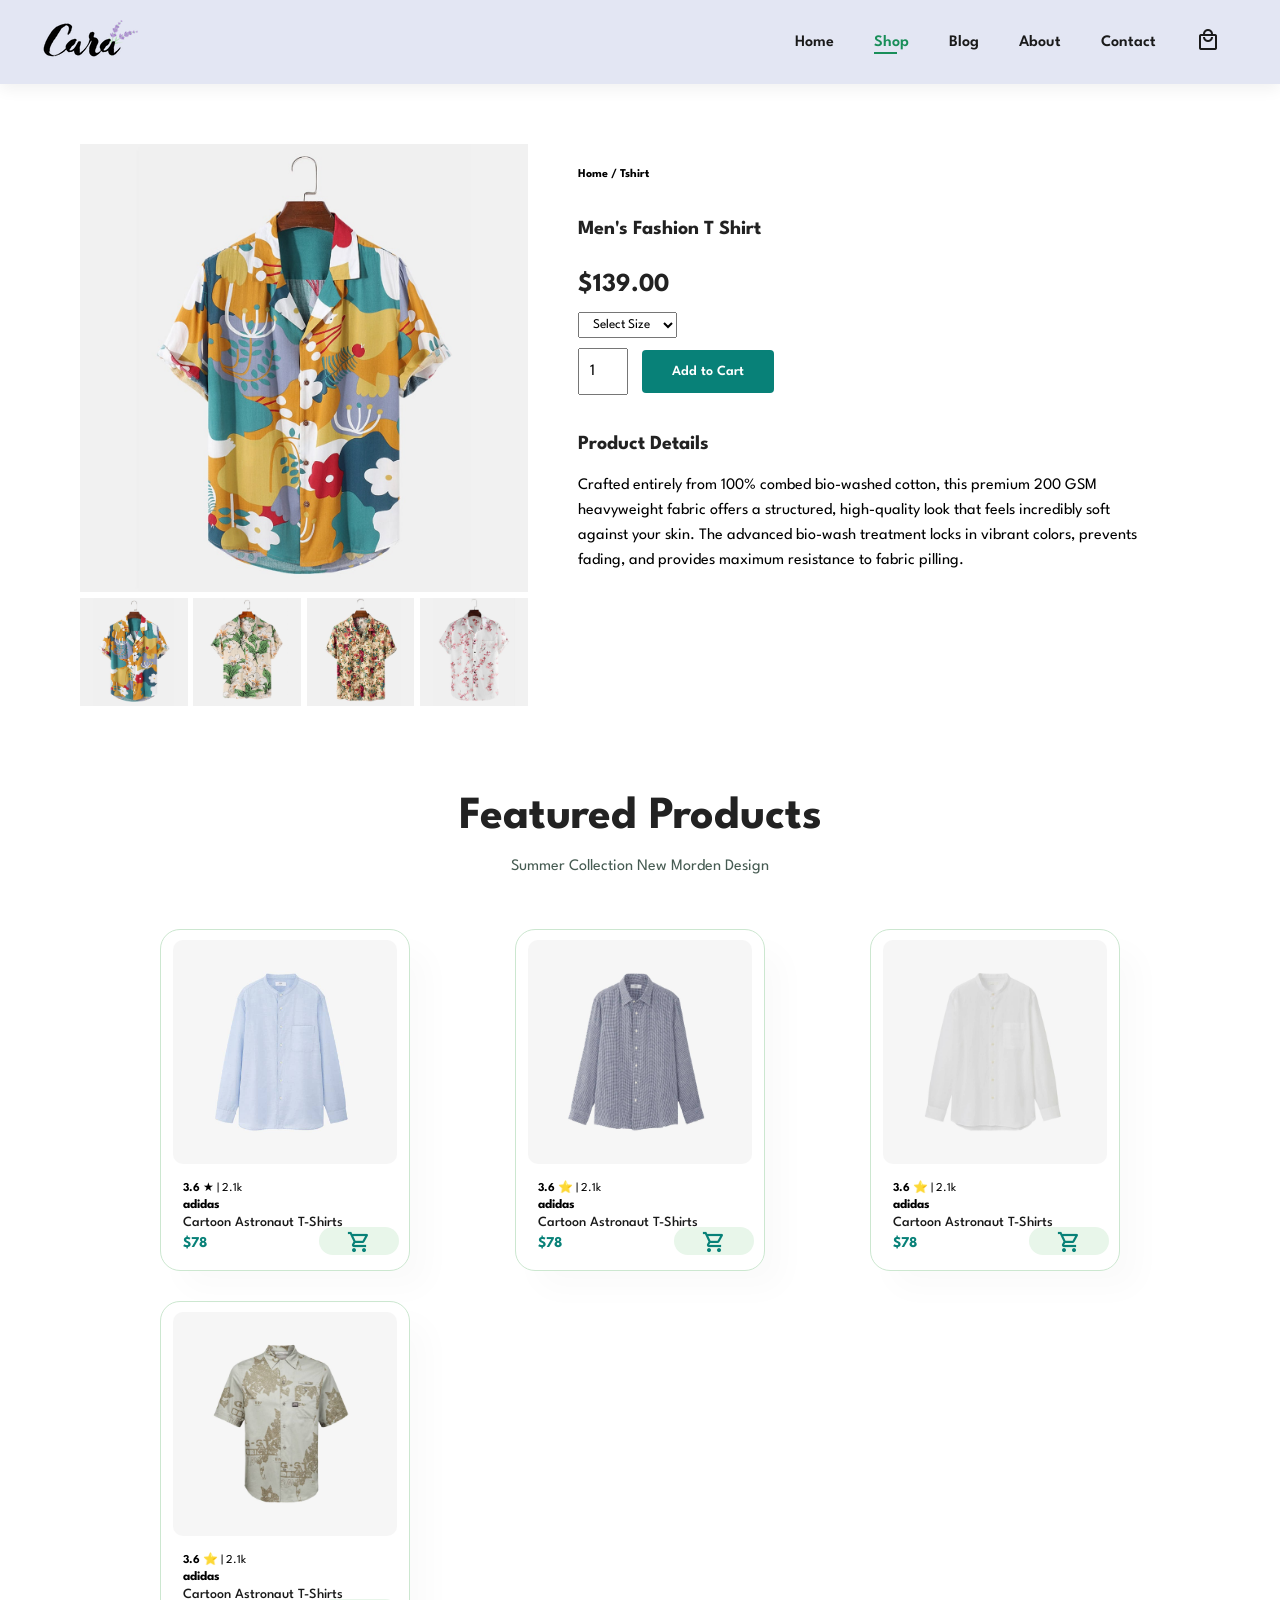
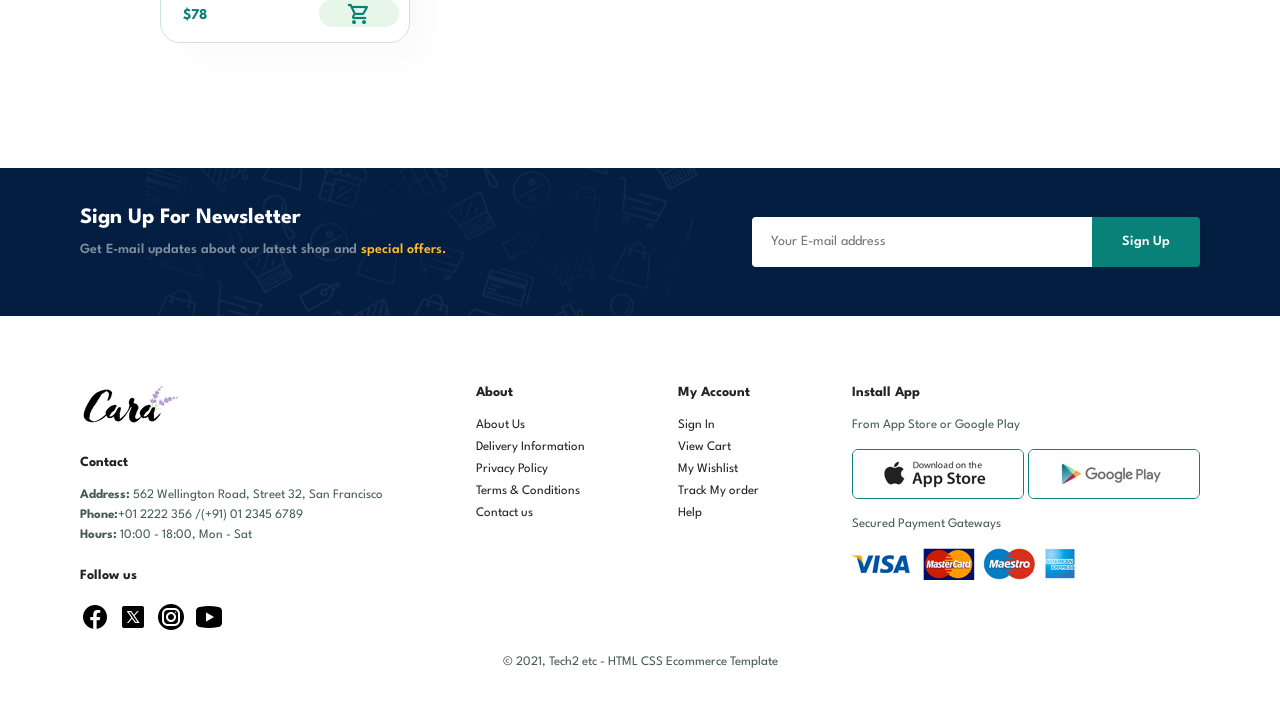
<file: ecom/sproduct.html>
<!DOCTYPE html>
<html lang="en">

    <head>
        <meta charset="UTF-8">
        <meta name="viewport" content="width=device-width, initial-scale=1.0">
        <title>Shopping Online</title>
        <link rel="icon" href="img/fevicon.png">
        <link rel="stylesheet" href="style.css">
        <link rel="stylesheet" href="https://fonts.googleapis.com/css2?family=Material+Symbols+Outlined:opsz,wght,FILL,GRAD@20..48,100..700,0..1,-50..200"/>
    </head>

    <body>
        <section id="header">
            <a href="#"><img src="img/logo.png" class="logo" alt="cara_logo"></a>
            
            <div>
            <ul id="navBar">
                <li><a  href="index.html">Home</a></li>
                <li><a class="active" href="shop.html">Shop</a></li>
                <li><a href="blog.html">Blog</a></li>
                <li><a href="about.html">About</a></li>
                <li><a href="contact.html">Contact</a></li>
                <li id="lg-bag"><a href="cart.html"><span class="material-symbols-outlined">local_mall</span></a></li>
                <a href="#" id="close"><span class="material-symbols-outlined">close</span></a>
            </ul>
        </div>
        <!-- Responsive Sidebar menu -->
        <div id="mobile">
            <a href="cart.html"><span class="material-symbols-outlined">local_mall</span></a>
            <span id="bar" class="material-symbols-outlined">dehaze</span>
        </div>
        </section>

        <section id="prodetails" class="section-p1">
            <div class="single-pro-image">
                <img src="img/products/f1.jpg" width="100%" id="MainImg" alt="">
                <div class="small-img-group">
                    <div class="small-img-col">
                        <img src="img/products/f1.jpg" width="100%" class="small-img" alt="">
                    </div>
                    <div class="small-img-col">
                        <img src="img/products/f2.jpg" width="100%" class="small-img" alt="">
                    </div>
                    <div class="small-img-col">
                        <img src="img/products/f3.jpg" width="100%" class="small-img" alt="">
                    </div>
                    <div class="small-img-col">
                        <img src="img/products/f4.jpg" width="100%" class="small-img" alt="">
                    </div>
                </div>
            </div>

            <div class="single-pro-details">
                <h6>Home / Tshirt</h6>
                <h4>Men's Fashion T Shirt</h4>
                <h2>$139.00</h2>
                <select>
                    <option>Select Size</option>
                    <option>small</option>
                    <option>medium</option>
                    <option>Large</option>
                    <option>XL</option>
                </select>
                <input type="number" value="1">
                <button class="normal">Add to Cart</button>
                <h4>Product Details</h4>
                <span>Crafted entirely from 100% combed bio-washed cotton, this premium 200 GSM heavyweight fabric offers a structured, high-quality look that feels incredibly soft against your skin. The advanced bio-wash treatment locks in vibrant colors, prevents fading, and provides maximum resistance to fabric pilling.</span>
            </div>
        </section>


        <section id="product1" class="pro-container">
            <h2>Featured Products</h2>
            <p>Summer Collection New Morden Design</p>
            
            <div class="pro-container">
                
                <div class="pro">
                    <img src="img/products/n1.jpg" alt="">
                    <div class="des">
                        <div class="star">
                            <span class="starIcon"><b>3.6</b> ★ | 2.1k </span>
                        </div>
                        <span class="brandName">adidas</span>
                        <h5>Cartoon Astronaut T-Shirts</h5>
                        <h4>$78</h4>
                    </div>
                    <a href="#"><i class="cartIcon"><span class="material-symbols-outlined cartIcon">shopping_cart</span></i></a>
                </div>
                
                <div class="pro">
                    <img src="img/products/n2.jpg" alt="">
                    <div class="des">
                        <div class="star">
                            <span class="starIcon"><b>3.6</b> ⭐ | 2.1k </span>
                        </div>
                        <span class="brandName">adidas</span>
                        <h5>Cartoon Astronaut T-Shirts</h5>
                        <h4>$78</h4>
                    </div>
                    <a href="#"><i class="cartIcon"><span class="material-symbols-outlined cartIcon">shopping_cart</span></i></a>
                </div>

                <div class="pro">
                    <img src="img/products/n3.jpg" alt="">
                    <div class="des">
                        <div class="star">
                            <span class="starIcon"><b>3.6</b> ⭐ | 2.1k </span>
                        </div>
                        <span class="brandName">adidas</span>
                        <h5>Cartoon Astronaut T-Shirts</h5>
                        <h4>$78</h4>
                    </div>
                    <a href="#"><i class="cartIcon"><span class="material-symbols-outlined cartIcon">shopping_cart</span></i></a>
                </div>

                <div class="pro">
                    <img src="img/products/n4.jpg" alt="">
                    <div class="des">
                        <div class="star">
                            <span class="starIcon"><b>3.6</b> ⭐ | 2.1k </span>
                        </div>
                        <span class="brandName">adidas</span>
                        <h5>Cartoon Astronaut T-Shirts</h5>
                        <h4>$78</h4>
                    </div>
                    <a href="#"><i class="cartIcon"><span class="material-symbols-outlined cartIcon">shopping_cart</span></i></a>
                </div>

            </div>
        
        </section>
        

        <section id="newsletter" class="section-m1">
            <div class="newstext">
                <h4>Sign Up For Newsletter</h4>
                <p>Get E-mail updates about our latest shop and <span>special offers.</span></p>
            </div>
            <div class="form">
                <input type="text" placeholder="Your E-mail address">
                <button class="normal">Sign Up</button>
            </div>
        </section>


        <footer class="section-p1">
            <div class="col">
                <img class="logo" src="img/logo.png" alt="">
                <h4>Contact</h4>
                <p><strong>Address:</strong> 562 Wellington Road, Street 32, San Francisco</p>
                <p><strong>Phone:</strong>+01 2222 356 /(+91) 01 2345 6789</p>
                <p><strong>Hours:</strong> 10:00 - 18:00, Mon - Sat</p>
                <div class="follow">
                    <h4>Follow us</h4>
                    <div class="icon">
                        <i><img src="img/fb.png"></i>
                        <i><img src="img/x.png"></i>
                        <i><img src="img/instagram.png"></i>
                        <i><img src="img/youtube.png"></i>
                    </div>
                </div>
            </div>

            <div class="col">
                <h4>About</h4>
                <a href="#">About Us</a>
                <a href="#">Delivery Information</a>
                <a href="#">Privacy Policy</a>
                <a href="#">Terms & Conditions</a>
                <a href="#">Contact us</a>
            </div>

            <div class="col">
                <h4>My Account</h4>
                <a href="#">Sign In</a>
                <a href="#">View Cart</a>
                <a href="#">My Wishlist</a>
                <a href="#">Track My order</a>
                <a href="#">Help</a>
            </div>

            <div class="col install">
                <h4>Install App</h4>
                <p>From App Store or Google Play</p>
                <div class="row">
                    <img src="img/pay/app.jpg" alt="">
                    <img src="img/pay/play.jpg" alt="">
                </div>
                <p>Secured Payment Gateways</p>
                <img src="img/pay/pay.png" alt="">
            </div>

            <div class="copyright">
                <p>© 2021, Tech2 etc - HTML CSS Ecommerce Template</p>
            </div>

        </footer>


        <script>
            var MainImg = document.getElementById("MainImg");
            var SmallImg = document.getElementsByClassName("small-img");

            SmallImg[0].onclick = function(){
                MainImg.src= SmallImg[0].src;
            }
            SmallImg[1].onclick = function(){
                MainImg.src= SmallImg[1].src;
            }
            SmallImg[2].onclick = function(){
                MainImg.src= SmallImg[2].src;
            }
            SmallImg[3].onclick = function(){
                MainImg.src= SmallImg[3].src;
            }
        </script>

        
        <script src="script.js" ></script>

    </body>
</html>
</file>
<file: ecom/style.css>
@import url('https://fonts.googleapis.com/css2?family=Spartan:wght@100..900&display=swap');
* {
    margin: 0;
    padding: 0;
    box-sizing: border-box;
    font-family: "Spartan",sans-serif;
}

h1{
    font-size: 50px;
    line-height: 64px;
    color: #222;
}

h2{
    font-size: 46px;
    line-height: 54px;
    color: #222;
}

h4{
    font-size: 20px;
    color: #222;
}

h6{
    font-weight: 700;
    font-size:12px;
}

p{
    font-size: 16px;
    color: #465b52;
    margin: 15px 0 20px 0;
}

.section-p1{
    padding: 40px 80px;
}

.section-m1{
    margin: 30px 0px;
}

/*  Global Button Styling   */
button.normal{
    font-size:14px;
    font-weight:600;
    padding: 15px 30px;
    color: #000;
    background-color: #fff;
    border-radius:4px;
    cursor:pointer;
    border:none;
    outline:none;
    transition: 0.2s;
}


/* sm-banner Button */
button.white{
    font-size:13px;
    font-weight:600;
    padding: 11px 18px;
    color: #fff;
    background-color: transparent;
    /* border-radius:4px; */
    cursor:pointer;
    border:1px solid #fff;
    outline:none;
    transition: 0.2s;
}



/* Header - Navigation Bar*/
#header{
    display: flex;        /* put items in a row */
    align-items: center;  /* align them in center*/
    justify-content: space-between;   /* puts space between two items, pushes each to left and right side */
    padding: 20px 40px;   /* 20 80 originally*/
    background: #E3E6F3;
    box-shadow: 0 5px 15px rgba(0, 0, 0, 0.06);
    position: sticky;
    z-index: 999;
    top: 0;
    left: 0;
}

#navBar{
    display: flex;
    align-items: center;
    justify-content: center;
}

#navBar li{
    list-style: none;
    padding: 0px 20px;
    position: relative;
    /* background-color: aqua; */
}

#navBar li a{
    text-decoration: none;
    font-size: 16px;
    font-weight: 600;
    color: #1a1a1a;
    transition: 0.2s ease-in-out;
}


#navBar li a:hover,
#navBar li a.active{
    color: #198e59;
}

#navBar li a.active::after,
#navBar li a:hover::after{
    content: "";
    width: 30%;
    height:2px;
    background-color: #198e59;
    position: absolute;
    bottom: -4px;
    left: 20px;
}

#mobile,#close{
    display: none;
    align-items: center;
}

/*  Hero Section  */
#hero{
    background-image: url("img/hero4.png");
    height: 90vh;
    width: 100%;
    background-size: cover;
    background-position: top 25% right 0;
    padding: 0 80px;
    display: flex;
    flex-direction: column;
    align-items: flex-start;
    justify-content: center;
}

#hero h4{
    padding-bottom:15px;

}

#hero h1{
    color: #088178;
}
#hero button{
    background-image: url("img/button.png");
    background-color: transparent;
    color: #088178;
    border: 0;
    padding: 14px 80px 14px 65px;
    background-repeat: no-repeat;
    cursor:pointer;
    font-weight: 700;
    font-size: 15px;
}


/*  features section    */


#feature{
    display: flex;
    align-items: center;
    justify-content: space-between;
    flex-wrap: wrap;
}

#feature .fe-box{
    
    /* width: 180px; */
    width:180px;
    
    text-align: center;   /* text align controls horizontal alignment of inline-level content inside the element. */
                          /* Here image is also in-line element which is inside .fe-box container */
                          /* Hence image will get centered also along with text*/
    padding: 25px 15px;                      
    box-shadow: 20px 20px 34px rgba(0,0,0,0.1);
    border:1px solid #cce7d0;
    border-radius: 5px;
    margin: 15px 0;
}

#feature .fe-box:hover{
    box-shadow: 10px 10px 54px rgba(70,62,221,0.1);
}

#feature .fe-box h6 {
    padding: 9px 8px 6px 8px;
    line-height: 1.1;
    border-radius: 4px;
    color: #088178;
    background-color: #fddde4;
    display: inline-block;   /* used to shrink the padding from left and right */
}

#feature .fe-box img{
    width: 100%;
    margin-bottom: 10px;
}

#feature .fe-box:nth-child(2) h6{
    background-color: #cdebbc;
}

#feature .fe-box:nth-child(3) h6{
    background-color: #d1e8f2;
}

#feature .fe-box:nth-child(4) h6{
    background-color: #cdd4f8;
}

#feature .fe-box:nth-child(5) h6{
    background-color: #f6dbf6;
}

#feature .fe-box:nth-child(6) h6{
    background-color: #fcebdb;
}



/* Product1 section*/

.pro-container{
    padding: 40px 80px;
}

#product1{
    text-align: center;
}

#product1 .pro-container{
    display: flex;
    justify-content: space-between;
    padding-top: 20px;
    flex-wrap: wrap;
}



#product1 .pro{
    width: 23%;
    min-width: 250px;
    padding: 10px 12px;
    border: 1px solid #cce7d0;
    cursor: pointer;
    box-shadow: 20px 20px 30px rgba(0,0,0,0.02);
    margin: 15px 0;
    transition: 0.2s ease-in-out;
    position: relative;
    border-radius: 20px;
}

#product1 .pro:hover{
    box-shadow: 20px 20px 30px rgba(0,0,0,0.06);
}

#product1 .pro img{
    width: 100%;
    border-radius: 10px;
}

#product1 .pro .des{
    text-align: start;
    padding: 10px;
}

#product1 .pro .des span{
    color: #000000;
    font-size: 12px;
}

#product1 .pro .des h5{
    padding-top: 4px;
    color: #1a1a1a;
    font-size: 14px;
    font-weight: 500;
}


#product1 .pro .des h4{
    font-size: 15px;
    padding-top: 7px;
    font-weight: 700;
    color:#088178 ;
}

#product1 .pro .des .star{
    padding: 2px 0px;
}

#product1 .pro .des .brandName{
    padding-top: 7px;
    font-weight: 700;
    font-size: 13px;
}

#product1 .pro i .cartIcon{
    width: 80px;
    height: 28px;
    line-height: 31px;
    border-radius: 50px;
    background-color: #e8f6ea;
    font-weight: 500;
    color:#088178 ;
    border-color: 1px solid #cce7d0;
    position: absolute;
    bottom: 15px;
    right: 10px;
}



/* Banner Section    */
#banner{
    padding: 40px 0px;
}

#banner{
    display: flex;
    flex-direction: column;
    justify-content: center;
    align-items: center;
    text-align: center;
    background-image: url('img/banner/b2.jpg');
    width: 100%;
    height: 25vh;
    background-size: cover;
    background-position: center;

}

#banner h4{
    color: white;
    font-size: 16px;
}

#banner h2{
    color: white;
    font-size: 30px;
    padding: 10px 0px;
}

#banner h2 span{
    color: red;
}

#banner button:hover{
    background-color: #088178;
    color: white;
}


/*  sm Banner Section    */

#sm-banner{
    display: flex;
    justify-content: space-around;
    flex-wrap: wrap;
}


#sm-banner .banner-box{
    display: flex;
    flex-direction: column;
    justify-content: center;
    align-items: flex-start;
    background-image: url('img/banner/b17.jpg');
    min-width: 580px;
    height: 50vh;
    background-size: cover;
    background-position: center;
    padding: 30px;
}

#sm-banner .banner-box2{
    background-image: url('img/banner/b10.jpg');
}


#sm-banner h4{
    color:#fff;
    font-size: 20px;
    font-weight: 300;
}

#sm-banner h2{
    color:#fff;
    font-size: 28px;
    font-weight: 800;
}

#sm-banner span{
    color: #fff;
    font-size:14px;
    font-weight: 500;
    padding-bottom: 15px;
}

#sm-banner .banner-box:hover button{
    background-color: #28938c;
    border: 1px solid #28938c;
}




/* Banner 3 Section */

#banner3{
    display: flex;
    justify-content: space-between;
    flex-wrap: wrap;
    padding: 0 80px;
}


#banner3 .banner-box{
    display: flex;
    flex-direction: column;
    justify-content: center;
    align-items: flex-start;
    background-image: url('img/banner/b7.jpg');
    min-width: 30%;
    height: 30vh;
    background-size: cover;
    background-position: center;
    padding: 20px;
    margin-bottom: 20px;
}


#banner3 h2{
    color: #fff;
    font-weight:900;
    font-size:22px;
}

#banner3 h3{
    color: red;
    font-weight:800;
    font-size:15px;
}

#banner3 .banner-box2{
    background-image: url('img/banner/b4.jpg');

}

#banner3 .banner-box3{
    background-image: url('img/banner/b18.jpg');
    
}

#newsletter{
    display:flex;
    justify-content: space-between;
    flex-wrap: wrap;
    align-items: center;
    background-image: url("img/banner/b14.png");
    background-repeat: no-repeat;
    background-position: 20% 30%;
    background-color: #041e42;
    padding: 40px 80px;
}


#newsletter h4{
    font-size: 22px;
    font-weight: 700;
    color: white;
}

#newsletter p{
    font-size: 14px;
    font-weight: 600;
    color: #818ea0;
}

#newsletter p span{
    color: #ffbd27;
}

#newsletter .form{
    display: flex;
    width: 40%;
}

#newsletter input{
    height: 3.125rem;
    padding: 0 1.25em;
    font-size: 14px;
    width: 100%;
    border: 1px solid transparent;
    border-radius: 4px;
    outline: none;
    border-top-right-radius:0;
    border-bottom-right-radius:0;
}

#newsletter button{
    background-color: #088178;
    color: white;
    white-space: nowrap;
    border-top-left-radius:0;
    border-bottom-left-radius:0;
}

/*  Footer  */
footer{
    display: flex;
    flex-wrap: wrap;
    justify-content: space-between;
}

footer .col{
    display: flex;
    flex-direction: column;
    align-items: flex-start;
    margin-bottom: 20px;
}


footer .logo{
    margin-bottom: 30px;
}

footer h4{
    font-size: 14px;
    padding-bottom: 20px;
}

footer p{
    font-size: 13px;
    margin: 0 0 8px 0;
}

footer a{
    font-size: 13px;
    text-decoration: none;
    color: #222;
    margin-bottom: 10px;
}

footer .follow{
    margin-top:20px;
}

footer .follow i{
    color: #465b52;
    padding-right: 4px;
    cursor: pointer;
}

footer .install .row img{
    border: 1px solid #088178;
    border-radius: 6px;
}

footer .install img{
    margin: 10px 0 15px 0;
}

footer .follow i:hover,
footer a:hover{
    color:#088178;
}

footer .copyright{
    width: 100%;
    text-align: center;
}





/*   Shop Page   */
#page-header{
    background-image: url("img/banner/b1.jpg");
    width: 100%;
    height: 25vh;
    background-size: cover;
    display: flex;
    justify-content: center;
    text-align: center;
    flex-direction: column;
    padding: 14px;
}

#page-header h2,
#page-header p{
    color: #fff;
}


#pagination{
    text-align: center;
    
}

#pagination a{
    text-decoration: none;
    background-color: #088178;
    padding: 15px 20px;
    border-radius: 4px;
    color: #fff;
    font-weight: 600;
}

#pagination .arrow{
    vertical-align: middle;    /*  Alternate to line-height,  Line height was not working     */
}

/* #pagination a i{
    font-size:16px;
    font-weight:600;
} */











/* Single Product page     */

#prodetails{
    display: flex;
    margin-top: 20px;
}

#prodetails .single-pro-image{
    width: 40%;
    margin-right: 50px;
}


.small-img-group{
    display: flex;
    justify-content: space-between;
}

.small-img-col{
    margin-top: 2px;
    flex-basis: 24%;
    cursor: pointer;
}

#prodetails .single-pro-details{
    width:50%;
    padding-top:25px;
}

#prodetails .single-pro-details h4{
    padding: 40px 0 20px 0;
}

#prodetails .single-pro-details h2{
    font-size: 26px;
}

#prodetails .single-pro-details select{
    display: block;
    padding:5px 10px;
    margin-bottom: 10px;
}


#prodetails .single-pro-details input{
    width:50px;
    height: 47px;
    padding-left: 10px;
    font-size: 16px;
    margin-right: 10px;
}

#prodetails .single-pro-details button{
    background-color: #088178;
    color: white;
}

#prodetails .single-pro-details input:focus{
    outline: none;
}


#prodetails .single-pro-details span{
    line-height: 25px;
}












/*   Blog Page   */
#page-header.blog-header{
    background-image: url("img/banner/b19.jpg");
}

#blog{
    padding: 150px 150px 0 150px;
}

#blog .blog-box{
    display: flex;
    align-items: center;
    width: 100%;
    position: relative;
    padding-bottom: 90px;
}

#blog .blog-img{
    width:50%;
    margin-right:40px;
}

#blog img{
    width:100%;
    height: 300px;
    object-fit: cover;
}

#blog .blog-details{
    width:50%;
    margin-right:40px;
}

#blog .blog-details a{
    text-decoration: none;
    font-size: 11px;
    color: #000;
    font-weight: 700;
    position: relative;
    transition: 0.3s;
}

#blog .blog-details a::after{
    content:"";
    width:50px;
    height:1px;
    background-color: black;
    position: absolute;
    top:4px;
    right: -60px;
}

#blog .blog-details a:hover{
    color: #088178;
}

#blog .blog-details a:hover::after{
    background-color: #088178;
}

#blog .blog-box h1{
    position: absolute;
    top: -43px;
    left:0;
    font-size: 70px;
    font-weight: 700;
    color: #c9cbce;
    z-index: -9;
}








/*      About Page      */

#page-header.about-header{
    background-image: url("img/about/banner.png");  
}

#about-head img {
    width:50%;
    height:auto;
}


#about-head{
    display: flex;
    align-items: center;
}

#about-head div{
    padding-left:40px;

}

#about-app{
    text-align: center;
}

#about-app .video{
    width: 70%;
    height: 100%;
    margin: 30px auto 0 auto;
}

#about-app .video video{
    width: 100%;
    height: 100%;
    border-radius: 20px;
}











/*   Contact Page   */
#contact-details{
    display: flex;
    align-items: center;
    justify-content: space-between;
}

#contact-details .details{
    width: 40%;
}

#contact-details .details span,
#form-details form span{
    font-size: 12px;
}

#contact-details .details h2
#form-details form h2{
    font-size: 26px;
    line-height: 35px;
    padding:20px 0;
}

#contact-details .details h3{
    font-size: 16px;
    padding-bottom: 15px;
}

#contact-details .details li{
    list-style: none;
    display: flex;
    padding: 10px 0;;
}

#contact-details .details li span{
    font-size: 20px;
    padding-right: 22px;
}

#contact-details .details li p{
    margin: 0;
    font-size: 14px;
}

#contact-details .map{
    width:55%;
    height: 400px;
}

#contact-details .map iframe{
    width:100%;
    height: 100%px;
}

#form-details{
    display: flex;
    justify-content: space-between;
    margin: 30px;
    padding: 80px;
    border: 1px solid #e1e1e1;
}

#form-details form{
    width:65%;
    display: flex;
    flex-direction: column;
    align-items:flex-start;
}


#form-details form input,
#form-details form textarea{
    width:100%;
    padding: 12px 15px;
    outline: none;
    margin-bottom:20px;
    border: 1px solid #e1e1e1;
}


#form-details form button{
    background-color: #088178;
    color: #fff;
}


#form-details .people div{
    padding-bottom: 25px;
    display: flex;
    align-items: flex-start;
}

#form-details .people div img{
    width: 65px;
    height: 65px;
    object-fit: cover;
    margin-right: 15px;
}

#form-details .people div p{
    margin: 0;
    font-size: 13px;
    line-height:25px;
}


#form-details .people div p span{
    display: block;
    font-size: 16px;
    font-weight: 600;
    color: #000;

}




















/*-------------  Cart page   ---------------*/
#cart {
    overflow-x: auto;
}
#cart table{
    width: 100%;
    border-collapse: collapse;
    table-layout: fixed;
    white-space: nowrap;
}


#cart table img{
    width: 70px;
}

#cart table td:nth-child(1){
    width: 100px;
    text-align: center;
}
#cart table td:nth-child(2){
    width: 150px;
    text-align: center;
}
#cart table td:nth-child(3){
    width: 250px;
    text-align: center;
}
#cart table td:nth-child(4),
#cart table td:nth-child(5)
#cart table td:nth-child(6){
    width: 150px;
    text-align: center;
}


#cart table td:nth-child(5) input{
    width: 70px;
    padding:10px 5px 10px 15px;
}

#cart table head{
    border: 1px solid #7da878;
    border-left:none;
    border-right: none;
}

#cart table head td{
    font-weight: 700;
    text-transform: uppercase;
    font-size: 13px;
    padding: 18px 0;
}

#cart table tbody tr td{
    padding-top: 15px;
}

#cart table tbody td{
    font-size: 13px;
}

#cart-add{
    display: flex;
    flex-wrap: wrap;
    justify-content: space-between;
}


#coupon{
    width: 50%;
    margin-bottom: 30px;  
}

#coupon h3,
#subtotal h3{
    padding: 15px;
}


#coupon input{
    padding: 10px 20px;
    outline: none;
    width: 60%;
    margin-right: 10px;
    border: 1px solid #e2e9e1;
}


#coupon button,
#subtotal button{
    background-color: #088178;
    color: #fff;
    padding: 12px 20px;
}


#subtotal{
    width: 50%;
    margin-bottom: 30px;
    border: 1px solid #e2e9e1;
    padding: 30px;
}


#subtotal table{
    border-collapse:collapse;
    width: 100%;
    margin-bottom: 20px;
}

#subtotal table td{
    width:50%;
    border: 1px solid #e2e9e1;
    padding: 10px;
    font-size: 13px;
}









/* Responsive Sidebar menu */
/*  media queries  */
@media (max-width:799px){

    .section-p1 {
    padding: 40px 40px;
}

    #navBar {
    display: flex;
    flex-direction: column;
    align-items: flex-start;
    justify-content: flex-start;

    position: fixed;
    top:0;
    right:-300px;

    height:100vh;
    width:300px;

    background-color: #E3E6F3;
    box-shadow: 0 40px 60px rgba(0,0,0,10%);
    padding: 80px 0 0 10px;

    transition: 0.3s;
}

#navBar.active{
    right: 0px;
}


#navBar li{
    margin-bottom: 25px;
}

#mobile{
    display: flex;
    align-items: center;
}

#mobile{
    color: #1a1a1a;
    font-size:24px;
    padding-left: 20px;
}

#mobile a{
    color: #1a1a1a;
    font-size:24px;
    padding-left: 20px;
    margin-right: 6px;
    line-height: .8;
}

#close{
    display: initial;
    position: absolute;
    top: 30px;
    left: 30px;
    color: #222;
    font-size: 24px;
}

#lg-bag{
    display: none;
}

    /* hero Section media Query */
    #hero {
    height: 70vh;
    background-position: top 30% right 30%;
    padding: 0 80px;
}   

    /*  features media Query  */
        #feature {
    justify-content: center; 
}

    #feature .fe-box {
    margin: 15px 15px;
}

    #product1 .pro-container {
    
    justify-content: center;
    
}

    #product1 .pro {
    margin: 15px;
}

#banner {
    height: 20vh;
}

#sm-banner .banner-box {
    min-width: 100%;
    height: 30vh;
    padding: 30px;
}

#banner3 {
    
    padding: 0 40px;
}

#banner3 .banner-box {
    width: 28%;
}

#newsletter .form {
    width: 70%;
}


/*      Contact Page     */
#form-details {
    padding: 40px; 
}

#form-details form {
    width: 50%;
    
}

}


/*  Media Query For Mobile Screen    */
@media(max-width:477px){
    .section-p1 {
    padding: 20px 20px;
}
    #header {
    padding: 10px 30px;
}

    h1 {
    font-size: 38px;
}

    h2 {
    font-size: 32px;
}

#hero {
    background-position: 55%;
    padding: 0 20px;
}

#feature .fe-box {
    /* width: 180px; */
    width: 155px;
    
    margin: 0 0 15px 0;
}

#feature {
    justify-content: center;
}

#product1 .pro-container {
        padding: 20px;
    }

#product1 .pro {
    width: 100%;
    margin: 15px 0;
}

#banner {
    height: 30vh;
}

#sm-banner .banner-box {
    height: 40vh;
}

#sm-banner .banner-box {
    margin-top: 20px;
}

#banner3 {
    padding: 0 20px;
}

#banner3 .banner-box {
    width: 100%;
}

#newsletter .form {
    width: 100%;
}

#newsletter {
    padding: 40px 20px;
}

footer .copyright {
    text-align: start;
}

/* Single Product page */
#prodetails {
    display: flex;
    flex-direction: column;
}

#prodetails .single-pro-image {
    width: 100%;
}

#prodetails .single-pro-details {
    width: 100%;
}



/*  Blog Page   */

#blog {
    padding: 100px 20px 0 20px;
}
#blog .blog-box {
    display: flex;
    flex-direction: column;
    align-items: flex-start;
}

#blog .blog-img {
    width: 100%;
    margin-right: 0px;
    margin-bottom: 30px;
}

#blog .blog-details {
    width: 100%;
}


/*      About Page   */

#about-head{
    flex-direction: column;
}


#about-head img{
    width: 100%;
    margin-bottom: 20px;
}

#about-head div{
    padding-left:0px;
}

#about-app .video{
    width:100%;

}


/* Contact Page     */
#contact-details {
    display: flex;
    flex-direction: column;
    align-items: center;
    justify-content: space-between;
}

#contact-details .details {
    width: 100%;
    margin-bottom: 30px;

}

#contact-details .map {
    width: 100%;
    margin-bottom: 20px;
}

#form-details {
    padding: 30px 10px;
    flex-wrap: wrap;
    margin-top: 30px;
}

#form-details form {
    width: 100%;
    margin-bottom: 30px;
}

#form-details .section-p1 {
    padding: 20px 20px;
}


/*   Cart Page   */
#cart-add {
   flex-direction: column;
}

#coupon {
    width: 100%;
}

#subtotal {
    width: 100%;
    padding: 20px;
}

}
</file>
<file: hsm/style.css>
@import url('https://fonts.googleapis.com/css2?family=Inter:ital,opsz,wght@0,14..32,100..900;1,14..32,100..900&display=swap" rel="stylesheet');
*{
    margin: 0;
    padding: 0;
    box-sizing: border-box;
    font-family: "Inter", sans-serif;
}
/* 
h1{
    font-size: 50px;
    line-height: 64px;
    color: #222;
}

h2{
    font-size: 46px;
    line-height: 54px;
    color: #222;
}

h4{
    font-size: 20px;
    color: #222;
}

h6{
    font-weight: 700;
    font-size:12px;
}

p{
    font-size: 16px;
    color: #465b52;
    margin: 15px 0 20px 0;
} */





/* Header - ------------------------------------------------------------------------------------------------- */



header{
    display: flex;
    height: 90px;
    align-items: center;
    justify-content: space-between;
    /* border: 1px solid slateblue; */
    padding: 10px 40px;
    background-color: #D1DDEF;

    /* box-shadow: 0 12px 15px rgba(69, 130, 200, 0.06); */
    box-shadow: 0 1px 20px rgba(122, 169, 222, 0.4);
    position: sticky;
    top: 0;
    left: 0;
    z-index: 99;
}

header div{
    display: flex;
    align-items: center;
}

header div a img{
    height: 70px;
}

header div span.hospital{
    font-size: 50px;
    color: #46C9BB;
    /* font-family: "Changa", sans-serif; */
    font-weight: 500;
    text-shadow: 1px 1px 2px #1F8BCC;
}

#headerLinks a{
    padding: 0 20px;
    text-decoration: none;
    font-size: 16px;
    font-weight: 600;
    color: #1a1a1a;
    position: relative;
}

#headerLinks a span{
    vertical-align:middle;
    font-weight: 500;
}

#headerLinks a:hover,
#headerLinks a.active{
    color:#0368D8 ;
}


#headerLinks a.active::after,
#headerLinks a:hover::after{    /*  ::after ->after Content */
    content:""; /*  pseudo-element,No visible content --  Anything inside "will get displayed right beside/AFTER target element"   */

    width:30%;
    height: 2px;

    background-color: #0368D8;
    
    position: absolute;  /* position:relative in parent element */

    bottom: -4px;  /*  Moves slightly below <a>*/
    left: 20.5px;   /* Moves it 20px from the left side of the positioning container */

}



/*   Banner Section -------------------------------------------------------------------------------*/

#banner{
    background-image: url('assets/banner.png');
   
    background-size:cover;
    /* background-cover -> Makes the image large enough to completely cover the banner*/
    /* background-size : contain -> Shows the entire Image, Never Crops, may Leave empty Space */
    /* background-size : cover -> fill the entire container, May crop parts of image */

    height: 90vh;
    width: 100%;

    background-position: top 25% right 0;  /* right 0 -> aligns the image to the right image - 0 means no gap from the right edge */
    /* background-postion decides which portion gets cropped.  */
    /* Other Possible values: */
    /* background-position: center/ top left / top right / bottom right / center right / top right / 50% 50% / 100% 25% / right 25% / left 25% */
    /* 100% horizontally -> right, 25% vertically -> 25% down*/


    padding: 0 80px;

    display: flex;
    flex-direction: column;
    /* align-items: flex-start; */
    justify-content: center;
}

#banner h3{
    padding-bottom: 10px;
    font-weight: 500;
    font-size: 35px;
    color:#072441;
}

#banner h1{
    color:#072441;
    font-size: 50px;
    /* padding-bottom: px; */
}

#banner h1 span{
    color:#11A8B0;
}

#banner p{
    color: #465b52;

}

#banner p{
    padding-top: 2px;
}


#bannerButton{
    margin-top: 15px;
    display: flex;
    gap: 15px;
}


#bannerButton .book{
    font-size: 17px;
    font-weight: 500;
    /* width:fit-content ; */
    display: flex;
    align-items: center;
    padding: 7px 20px;
    gap: 5px;
    border-radius: 5px;
    background-color:#0266D6;
    color: white;
    outline: none;
    border: none;
    cursor: pointer;
    transition: 0.3s ease-in-out;
}

#bannerButton .contact{
    font-size: 17px;
    font-weight: 500;
    /* width:fit-content ; */
    display: flex;
    align-items: center;
    padding: 7px 20px;
    gap: 5px;
    border-radius: 5px;
    background-color:transparent;
    color: #0266D6;
    outline: none;
    border: 2px solid #0266D6;
    cursor: pointer;
    transition: 0.3s ease-in-out;

}

#bannerButton .book:hover{
    transform: scale(1.05);
}

#bannerButton .contact:hover{
    background-color: #0266D6;
    color: white;
}



/*   Newletter Section  ---------------------------------------------------------------------*/

#newsletter{
    background-image: url('assets/newsletter.jpg');
    background-size: cover;
    background-repeat: no-repeat;
    background-position: top left;
    display: flex;
    flex-wrap: wrap;
    justify-content: space-between;
    align-items: center;
    padding: 40px 80px;
    /* height: 20vh; */
    margin: 30px 0px;
}

#newsletter h2{
    color: white;
    font-weight: 200;
}
#newsletter h2 span{
    color: #E57B71 ;
}

#newsletter p{
    font-size: 15px;
    color: #1F8BCC;
    margin: 5px 0 20px 0;
}

#newsletter .newsletterForm{
    display: flex;
    width: 40%;
}


/* input and buttons are flex items inside, button adjacent to input is determining the height of input*/
/* By default, flex containers have  align-items:strech;     */
/* So the flex items (input and button) are stretched tot he same height. */
/*  to stop them from influencing each other's height, use align-items:flex-start; in .newsletterForm*/
#newsletter input{
    
    width: 100%;  
    /* here width:100%; is not 100% of the screen, its 100% of the parent element's width   */
    /*  .newletterForm width:100% makes .newsletterForm 40% as wide as its parent   */
    /*  input width:100% makes input 100% as wide as .newsletterForm    */


    font-size: 17px;
    font-weight: 500;
    border-top-left-radius: 5px;
    border-bottom-left-radius: 5px;
    
    height: 3.2rem;
    /*  rem - Root EM, It is a relative length unit, tied directly to the font size of the root element i.e. <html> tag */
    /*  1rem = 16px     */
    /*  2rem = 32px     */
    /*  0.5rem = 8px    */

    padding: 0 1em;
    /*  em  - Relative length unit used to size typography, spacing, margins, and padding.  */
    /*  Its value is dynamic and changes based on the font size of element or its parent.   */
    /*  1em is equal to the font-size of the parent element */
    
    border: none;
    outline: none;
}

#newsletter button{
    height: 3.2rem;
    font-size: 17px;
    font-weight: 500;
    /* width:fit-content ; */
    padding: 7px 20px;
    border-top-right-radius: 5px;
    border-bottom-right-radius: 5px;
    background-color:#0266D6;
    color: white;
    outline: none;
    border: none;
    cursor: pointer;
    white-space: nowrap;
    transition: 0.3s ease-in-out;
}
</file>
<file: Myntra Clone/css/index.css>
*{
    padding: 0;
    margin: 0;
    font-family: Figtree-Regular,-apple-system,BlinkMacSystemFont,Segoe UI,Roboto,Helvetica,Arial,sans-serif;
    box-sizing: border-box;
}

header{
    display: flex;
    height: 80px;
    justify-content: space-between;
    align-items: center;
    border-bottom: 1px solid rgb(223, 217, 217);
}

.myntraHome{
    height: 53px;
}

.logoContainer{
    margin-left: 4%;
}

.actionBar{
    margin-right: 4%;
}

.navBar{
    display: flex;
    min-width: 200px;
    width: 30%;
    justify-content: space-evenly;
}

.navBar a{
    font-size: 14px;
    letter-spacing: .3px;
    color: #282c3f;
    font-weight: 700;
    text-decoration: none;
    text-transform: uppercase;
    padding: 28px 0;
    border-bottom: 3px solid rgb(255, 255, 255);
}

.navBar a:hover{
    border-bottom: 4px solid crimson;
}

.navBar a sup{
    color: #ff3f6c;
    font-size: 10px;
}

.searchBar{
    height: 40px;
    min-width: 400px;
    display: flex;
    align-items: center;
}

.searchIcon{
    box-sizing: content-box;
    padding: 10px;
    width: 21px;
    height: 21px;
    background-position: -754px 0;
    background-color: #f5f5f6;
    color: #282c3f;
    font-weight: 300;
    border-radius: 5px 0 0 5px;

}

.searchInput{
    color: #696e79;
    background-color: #f5f5f6;
    flex-grow: 1;
    height: 40px;
    border: 0px;
    border-radius: 0 5px 5px 0;
    outline: none;
}

.actionBar{
    display: flex;
    min-width: 200px;
    justify-content: space-evenly;
}

.actionContainer{
    display: flex;
    flex-direction: column;
    align-items: center;
    position: relative;
    text-decoration: none;
    color:#282c3f;
}


/* Main Section  */

.bannerContainer{
    margin: 40px 0;
}

.bannerImage{
    width: 100%;

}

.categoryHeading{
    text-transform: uppercase;
    color: #3e4152;
    letter-spacing: .15em;
    font-size: 1.8em;
    margin: 50px 0 10px 30px;
    max-height: 5em;
    font-weight: 700;
}


.categoryItem{
    display: flex;
    flex-wrap: wrap;
    justify-content: center;
    align-content: center;
}

.saleItem{
    width: 250px;
}

.footerContent{
    display: flex;
    justify-content: space-evenly;
    flex-wrap: wrap;
} 

.footerContainer{
    padding: 30px 0px 40px 0px;
    background: #FAFBFC;
    display: flex;
    justify-content: space-evenly;
    flex-direction: row;
}

.footerColumn{
    display: flex;
    flex-direction: column;
}

.footerColumn h3{
    color: #282c3f;
    font-size: 14px;
    margin-bottom: 25px;
}

.footerColumn a{
    color: #696b79;
    font-size: 15px;
    text-decoration: none;
    padding-bottom: 5px;   
}


.copyright{
    text-align: end;
    padding: 15px;
    color: #94969f;
}


/* Product container - Items Container  */

.itemsContainer{
    width: 80%;
    margin:40px 10%;
    display: flex;
    flex-wrap: wrap;
    justify-content: space-evenly;
}

.itemContainer{
    width:200px;
    padding:1px;
    margin: 10px;
    cursor: default;
    transition: box-shadow 0.3s ease-in-out;
}

.itemContainer:hover{
    box-shadow: 1px 1px 8px 1px gray;
}

/* box-shadow: offset-x offset-y blur-radius spread-radius color;  */
/* Horizontal offset → right, Vertical offset → down, Blur radius → softness, Spread radius → expands or contracts the shadow, Color   */


.itemImage{
    width: 100%;
    border-radius: 2px 2px 0 0 ;
}

.raing{
    font-size: 12px;
    font-weight: 700;
}

.companyName{
    font-size: 16px;
    font-weight: 700;
    line-height: 1;
    color: #282c3f;
    margin-bottom: 5px;
    overflow: hidden;
    text-overflow: ellipsis;
    white-space: nowrap;
    margin-top: 8px;
}

/*

  text-overflow: ellipsis;  -> Adds the '...' 
  white-space: nowrap;      -> Forces text onto a single line 
  overflow: hidden;         -> Hides the text that spills out 

*/


.itemName{
    color: #535766;
    font-size: 14px;
    line-height: 1;
    margin-bottom: 0;
    margin-top: 0;
    overflow: hidden;
    text-overflow: ellipsis;
    white-space: nowrap;
    font-weight: 400;
    display: block;
}

.price{
    font-size: 14px;
    line-height: 15px;
    color: #282c3f;
    white-space: nowrap;
    margin-top: 5px;
}

.currentPrice{
    font-size: 14px;
    font-weight: 700;
    color: #282c3f;
}

.originalPrice{
    text-decoration: line-through;
    color: #7e818c;
    font-weight: 400;
    margin-left: 5px;
    font-size: 12px;
}

.discount{
    color: #ff905a;
    font-weight: 400;
    font-size: 12px;
    margin-left: 5px;
}

.addToBag{
    font-size: 15px;
    width: 100%;
    margin-top: 5px;
    font-weight: 400;
    border-radius: 0px 0px 2px 2px;
    background-color: #FF3E6C;
    padding: 5px 15px;   /*padding: top-bottom left-right;*/
    color:white;
    border: none;
    cursor: pointer;
}

.bagItemCount{
    white-space: nowrap;
    background-color: #ff3f6c;
    padding: 0px 6px;
    border-radius: 50%;
    line-height: 18px;
    height: 18px;
    position: absolute;
    text-align: center;
    font-size: 12px;
    color: white;
    left: 16px;
    top: -6px;
    font-weight: 700;
}
</file>
